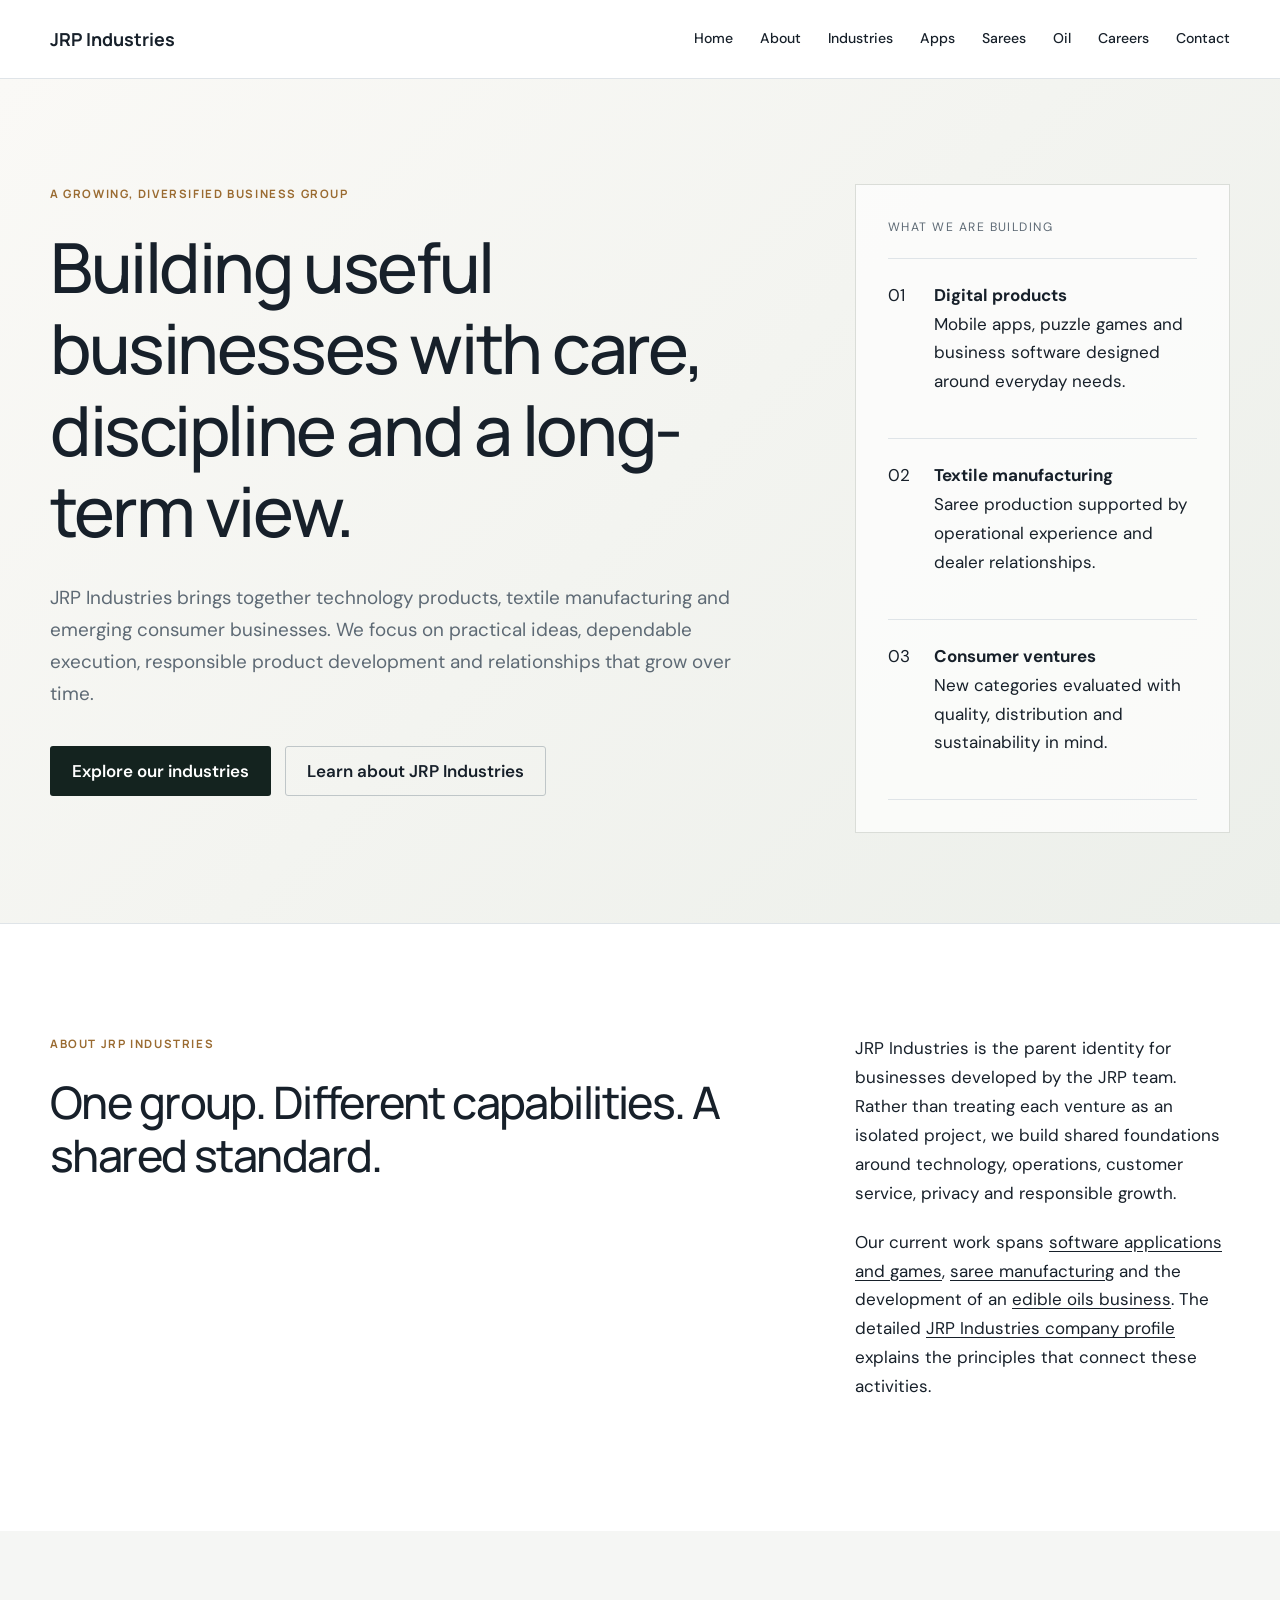
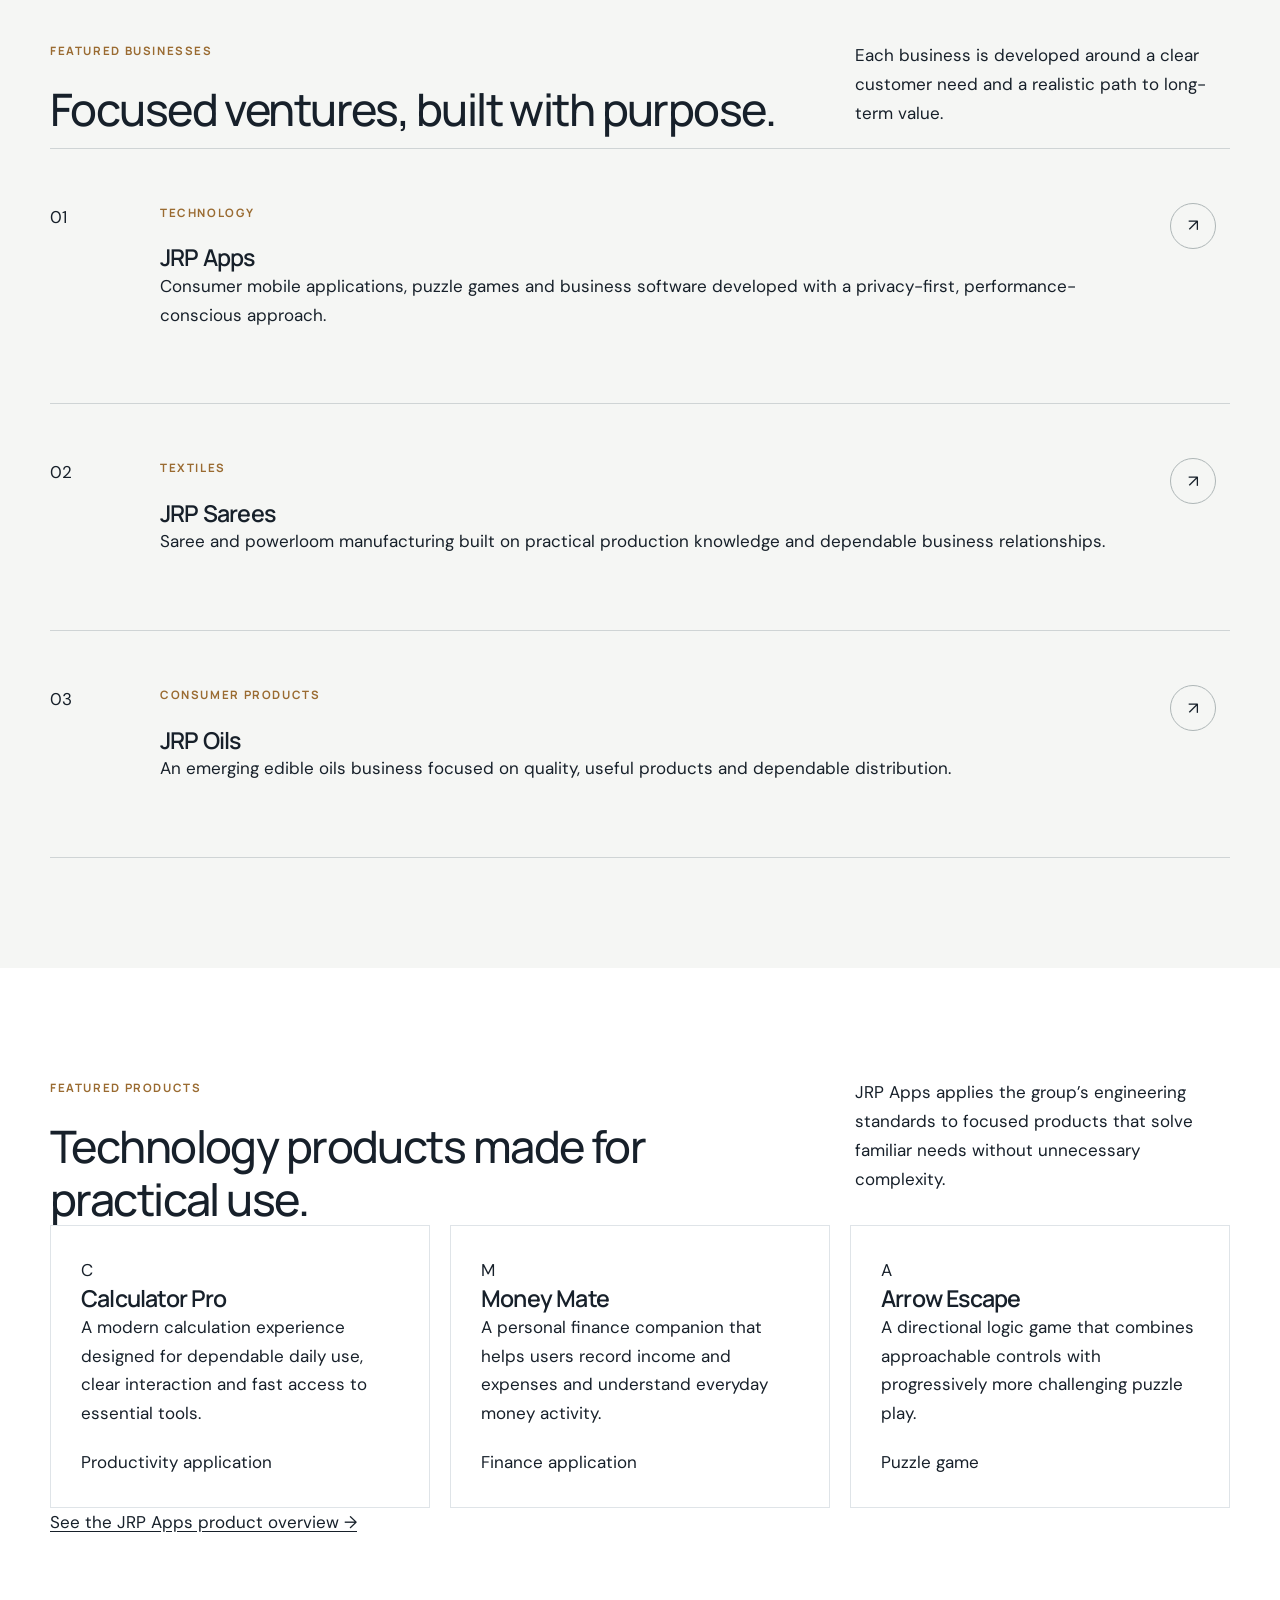
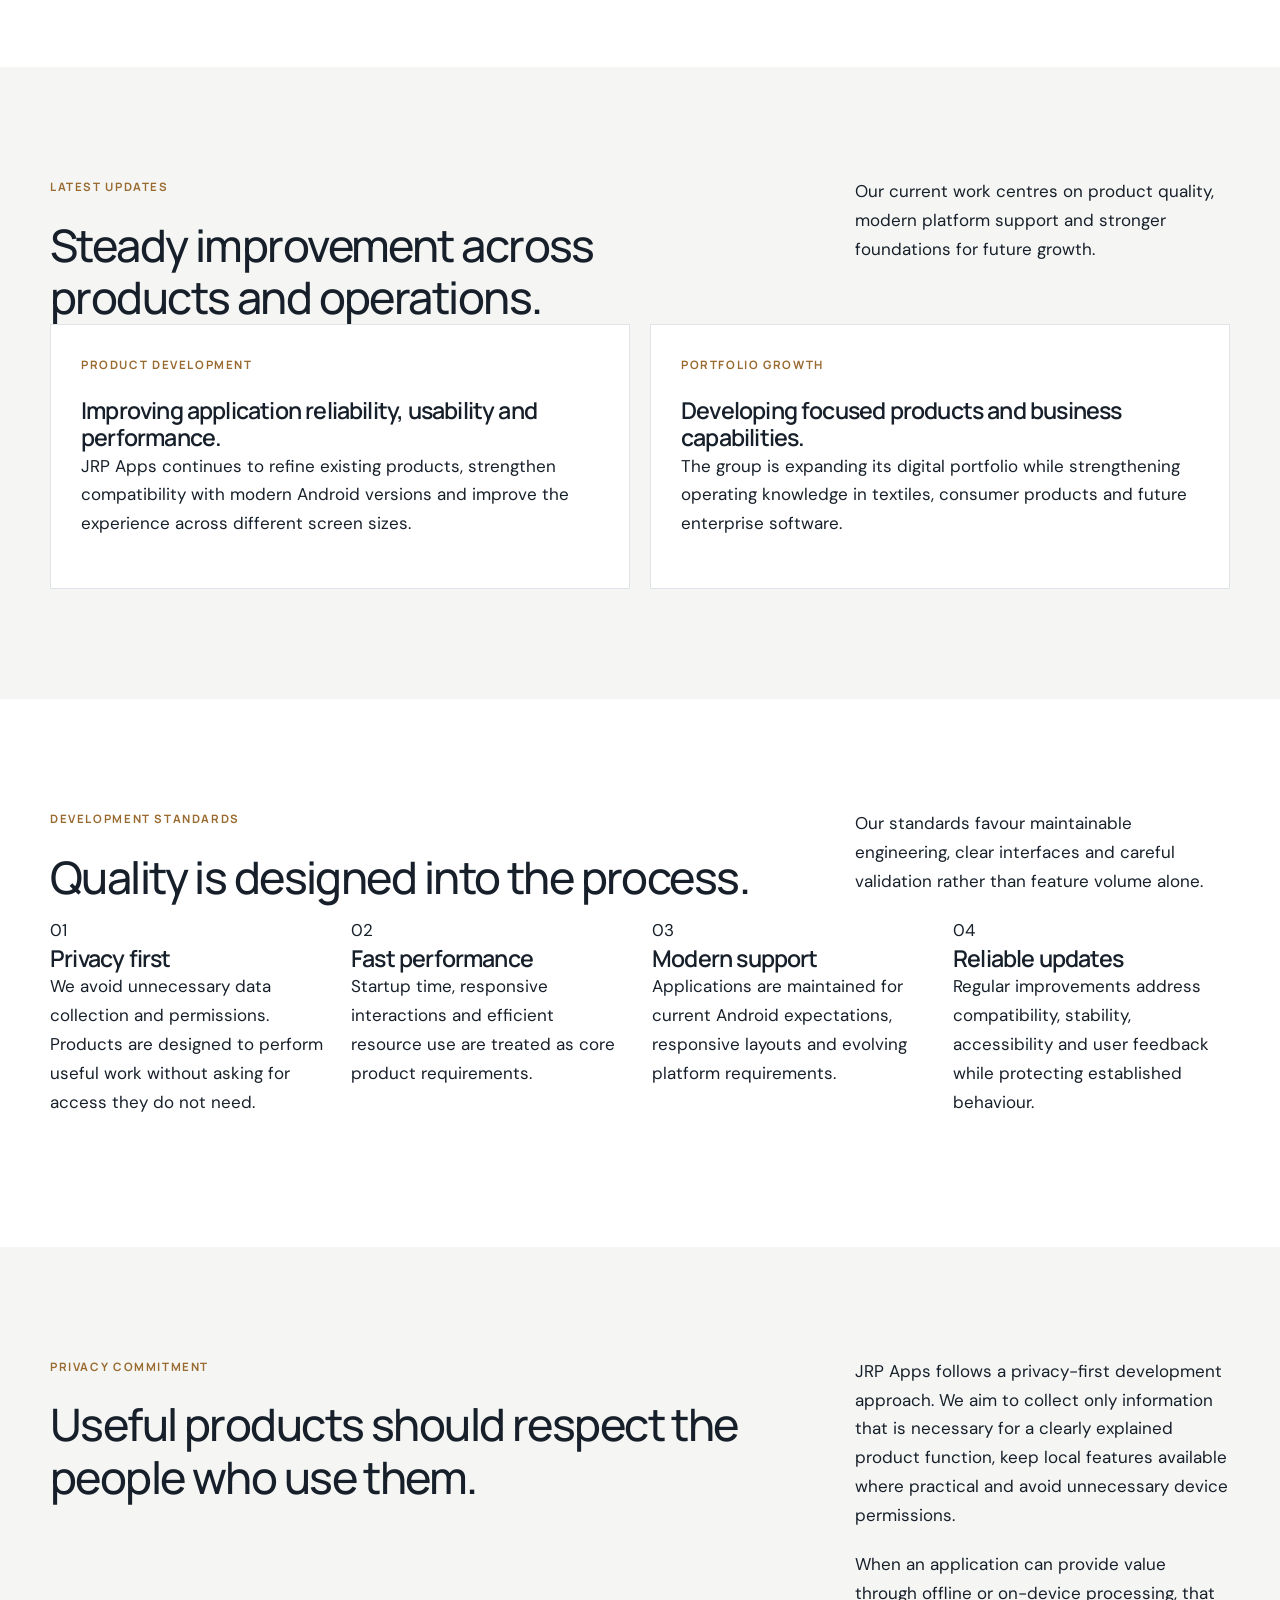
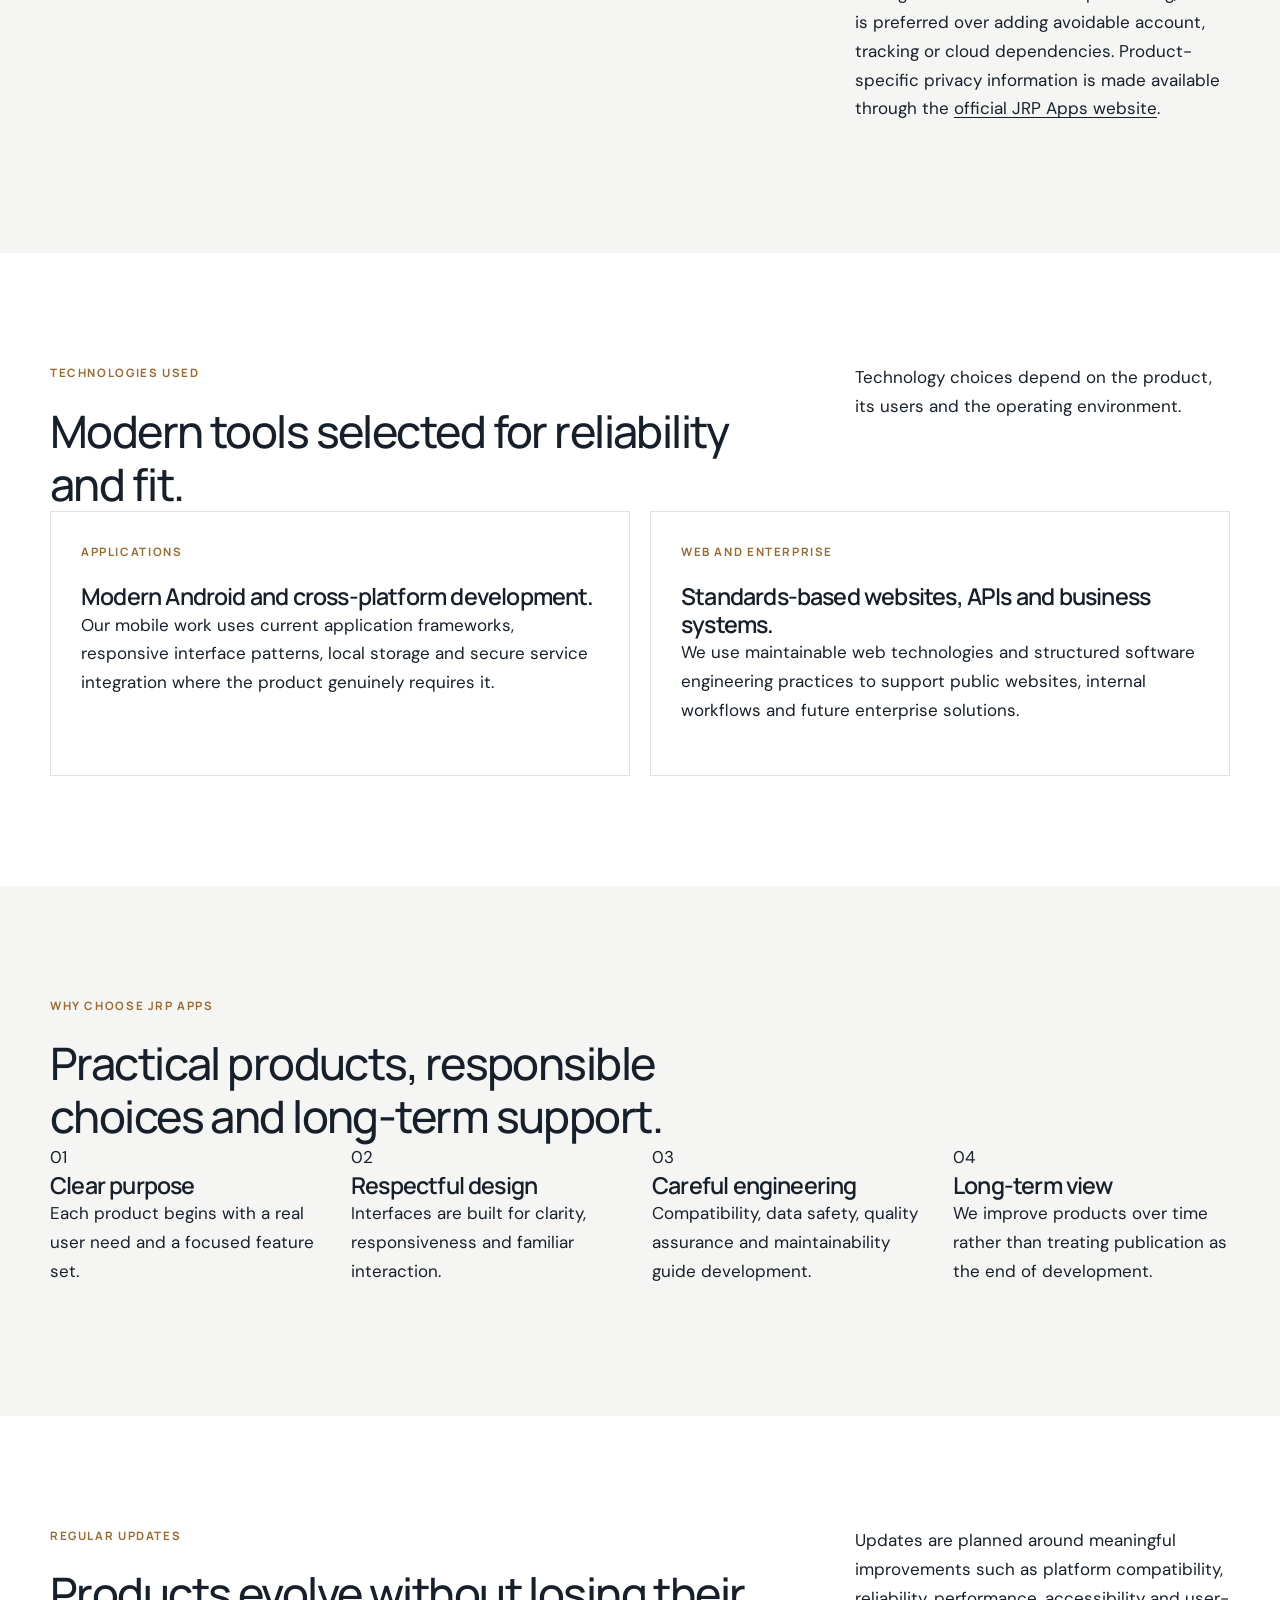
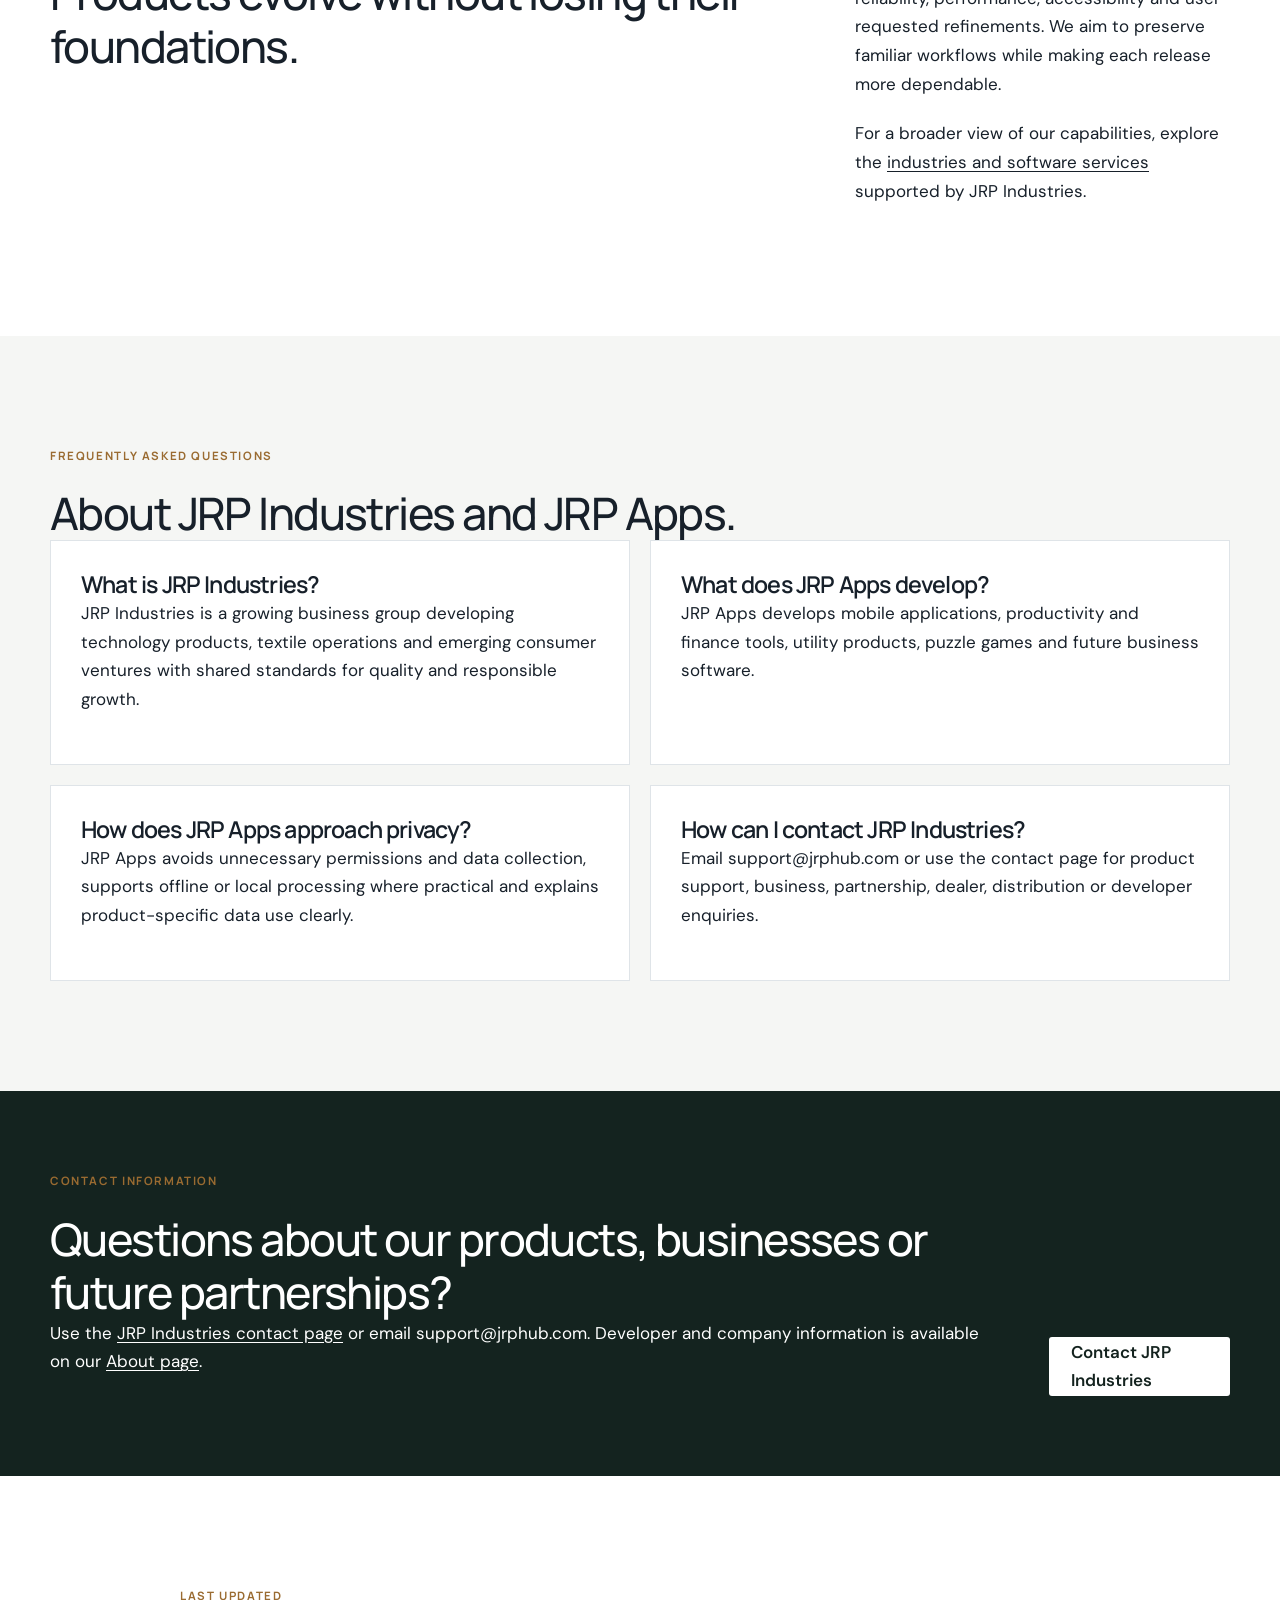
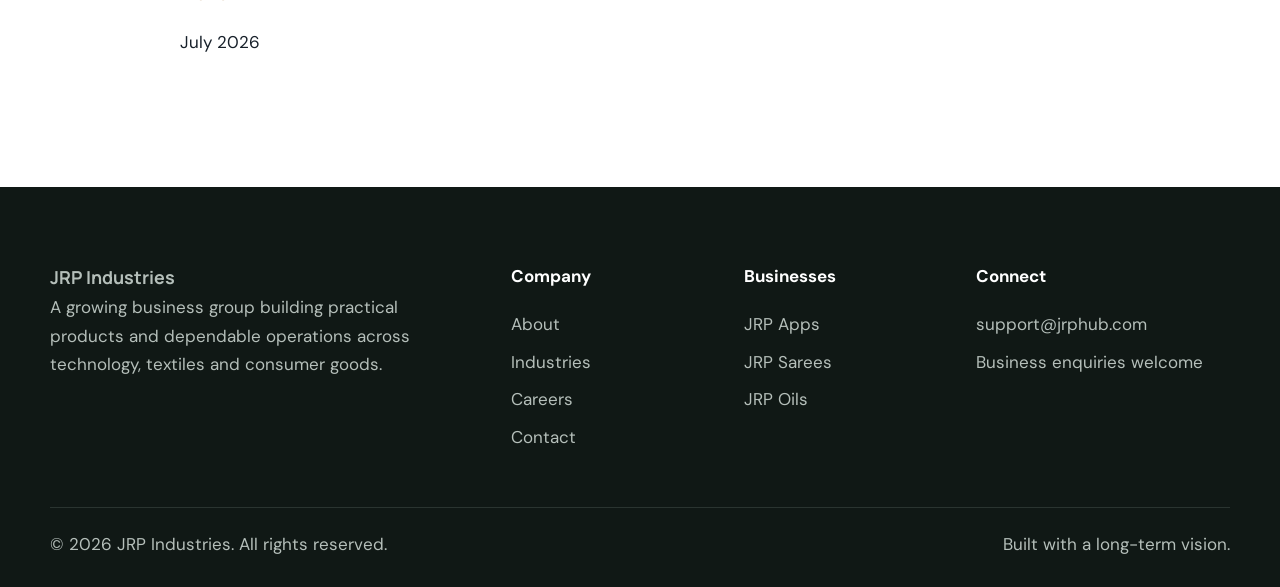
<file: index.html>
<!doctype html><html lang="en"><head><meta charset="utf-8"><meta name="viewport" content="width=device-width,initial-scale=1"><title>JRP Industries | Technology, Software and Consumer Businesses</title><meta name="description" content="JRP Industries develops mobile apps, software products, textile operations and emerging consumer ventures with a privacy-first, quality-focused approach."><meta name="robots" content="index, follow, max-image-preview:large"><meta name="author" content="JRP Industries"><meta name="theme-color" content="#14231f"><link rel="canonical" href="https://jrphub.com/"><meta property="og:title" content="JRP Industries | Technology, Software and Consumer Businesses"><meta property="og:description" content="JRP Industries develops mobile apps, software products, textile operations and emerging consumer ventures with a privacy-first, quality-focused approach."><meta property="og:type" content="website"><meta property="og:url" content="https://jrphub.com/"><meta property="og:site_name" content="JRP Industries"><meta property="og:locale" content="en_IN"><meta property="og:image" content="https://jrphub.com/assets/images/jrp-industries-social.jpg"><meta property="og:image:secure_url" content="https://jrphub.com/assets/images/jrp-industries-social.jpg"><meta property="og:image:type" content="image/jpeg"><meta property="og:image:width" content="1200"><meta property="og:image:height" content="630"><meta property="og:image:alt" content="JRP Industries – Technology, textiles and consumer businesses"><meta name="twitter:card" content="summary_large_image"><meta name="twitter:title" content="JRP Industries | Technology, Software and Consumer Businesses"><meta name="twitter:description" content="JRP Industries develops mobile apps, software products, textile operations and emerging consumer ventures with a privacy-first, quality-focused approach."><meta name="twitter:image" content="https://jrphub.com/assets/images/jrp-industries-social.jpg"><meta name="twitter:image:alt" content="JRP Industries – Technology, textiles and consumer businesses"><link rel="icon" href="/favicon.svg" type="image/svg+xml"><link rel="apple-touch-icon" href="/apple-touch-icon.png"><link rel="manifest" href="/site.webmanifest"><link rel="preconnect" href="https://fonts.googleapis.com"><link rel="preconnect" href="https://fonts.gstatic.com" crossorigin><link href="https://fonts.googleapis.com/css2?family=DM+Sans:wght@400;500;600&family=Manrope:wght@500;600;700&display=swap" rel="stylesheet"><link rel="stylesheet" href="/css/style.css"><script>document.documentElement.classList.add('js')</script><script defer src="/js/main.js"></script><script type="application/ld+json">{"@context":"https://schema.org","@type":"Organization","@id":"https://jrphub.com/#organization","name":"JRP Industries","url":"https://jrphub.com/","logo":{"@type":"ImageObject","url":"https://jrphub.com/assets/icons/icon-512.png","width":512,"height":512},"description":"JRP Industries is a growing business group developing technology products, textile operations and emerging consumer ventures.","email":"support@jrphub.com","contactPoint":{"@type":"ContactPoint","contactType":"customer support and business enquiries","email":"support@jrphub.com","url":"https://jrphub.com/contact.html","availableLanguage":["English"]},"department":[{"@type":"Organization","name":"JRP Apps","url":"https://apps.jrphub.com/"},{"@type":"Organization","name":"JRP Sarees","url":"https://sarees.jrphub.com/"},{"@type":"Organization","name":"JRP Oils","url":"https://oil.jrphub.com/"}],"knowsAbout":["Mobile applications","Android development","Software engineering","Productivity applications","Finance applications","Utility applications","Puzzle games","Textile manufacturing","Consumer products"]}</script><script type="application/ld+json">{"@context":"https://schema.org","@type":"WebSite","@id":"https://jrphub.com/#website","url":"https://jrphub.com/","name":"JRP Industries","publisher":{"@id":"https://jrphub.com/#organization"},"inLanguage":"en-IN"}</script><script type="application/ld+json">{"@context":"https://schema.org","@type":"FAQPage","mainEntity":[{"@type":"Question","name":"What is JRP Industries?","acceptedAnswer":{"@type":"Answer","text":"JRP Industries is a growing business group developing technology products, textile operations and emerging consumer ventures with shared standards for quality and responsible growth."}},{"@type":"Question","name":"What does JRP Apps develop?","acceptedAnswer":{"@type":"Answer","text":"JRP Apps develops mobile applications, productivity and finance tools, utility products, puzzle games and future business software."}},{"@type":"Question","name":"How does JRP Apps approach privacy?","acceptedAnswer":{"@type":"Answer","text":"JRP Apps avoids unnecessary permissions and data collection, supports offline or local processing where practical and explains product-specific data use clearly."}},{"@type":"Question","name":"How can I contact JRP Industries?","acceptedAnswer":{"@type":"Answer","text":"Email support@jrphub.com or use the contact page for product support, business, partnership, dealer, distribution or developer enquiries."}}]}</script></head><body><a class="skip-link" href="#main-content">Skip to main content</a><header class="site-header"><div class="shell nav-wrap"><a class="wordmark" href="/">JRP Industries</a><button class="nav-toggle" aria-label="Open navigation" aria-expanded="false" aria-controls="primary-navigation"><span aria-hidden="true"></span><span aria-hidden="true"></span></button><nav id="primary-navigation" class="nav-menu" aria-label="Primary navigation"><a href="/">Home</a><a href="/about.html">About</a><a href="/industries.html">Industries</a><a href="https://apps.jrphub.com/">Apps</a><a href="https://sarees.jrphub.com/">Sarees</a><a href="https://oil.jrphub.com/">Oil</a><a href="/careers.html">Careers</a><a class="nav-contact" href="/contact.html">Contact</a></nav></div></header><main id="main-content"><section class="hero"><div class="shell hero-layout"><div class="hero-copy reveal"><p class="kicker">A growing, diversified business group</p><h1>Building useful businesses with care, discipline and a long-term view.</h1><p class="lead">JRP Industries brings together technology products, textile manufacturing and emerging consumer businesses. We focus on practical ideas, dependable execution, responsible product development and relationships that grow over time.</p><div class="actions"><a class="button primary" href="/industries.html">Explore our industries</a><a class="button quiet" href="/about.html">Learn about JRP Industries</a></div></div><div class="hero-panel reveal"><div class="panel-label">What we are building</div><div class="panel-item"><span>01</span><div><strong>Digital products</strong><p>Mobile apps, puzzle games and business software designed around everyday needs.</p></div></div><div class="panel-item"><span>02</span><div><strong>Textile manufacturing</strong><p>Saree production supported by operational experience and dealer relationships.</p></div></div><div class="panel-item"><span>03</span><div><strong>Consumer ventures</strong><p>New categories evaluated with quality, distribution and sustainability in mind.</p></div></div></div></div></section><section class="intro"><div class="shell two-col"><div><p class="kicker">About JRP Industries</p><h2>One group. Different capabilities. A shared standard.</h2></div><div><p>JRP Industries is the parent identity for businesses developed by the JRP team. Rather than treating each venture as an isolated project, we build shared foundations around technology, operations, customer service, privacy and responsible growth.</p><p>Our current work spans <a class="inline-link" href="/apps.html">software applications and games</a>, <a class="inline-link" href="https://sarees.jrphub.com/">saree manufacturing</a> and the development of an <a class="inline-link" href="https://oil.jrphub.com/">edible oils business</a>. The detailed <a class="inline-link" href="/about.html">JRP Industries company profile</a> explains the principles that connect these activities.</p></div></div></section><section class="businesses"><div class="shell"><div class="section-head"><div><p class="kicker">Featured businesses</p><h2>Focused ventures, built with purpose.</h2></div><p>Each business is developed around a clear customer need and a realistic path to long-term value.</p></div><div class="business-list"><article class="business-row reveal"><div class="business-number">01</div><div><p class="business-type">Technology</p><h3>JRP Apps</h3><p>Consumer mobile applications, puzzle games and business software developed with a privacy-first, performance-conscious approach.</p></div><a class="round-link" href="https://apps.jrphub.com/" aria-label="Explore the JRP Apps website"><span aria-hidden="true">↗</span></a></article><article class="business-row reveal"><div class="business-number">02</div><div><p class="business-type">Textiles</p><h3>JRP Sarees</h3><p>Saree and powerloom manufacturing built on practical production knowledge and dependable business relationships.</p></div><a class="round-link" href="https://sarees.jrphub.com/" aria-label="Explore the JRP Sarees website"><span aria-hidden="true">↗</span></a></article><article class="business-row reveal"><div class="business-number">03</div><div><p class="business-type">Consumer products</p><h3>JRP Oils</h3><p>An emerging edible oils business focused on quality, useful products and dependable distribution.</p></div><a class="round-link" href="https://oil.jrphub.com/" aria-label="Explore the JRP Oils website"><span aria-hidden="true">↗</span></a></article></div></div></section><section class="content-section"><div class="shell"><div class="section-head"><div><p class="kicker">Featured products</p><h2>Technology products made for practical use.</h2></div><p>JRP Apps applies the group’s engineering standards to focused products that solve familiar needs without unnecessary complexity.</p></div><div class="app-grid"><article class="reveal"><span class="app-mark">C</span><h3>Calculator Pro</h3><p>A modern calculation experience designed for dependable daily use, clear interaction and fast access to essential tools.</p><span class="status">Productivity application</span></article><article class="reveal"><span class="app-mark">M</span><h3>Money Mate</h3><p>A personal finance companion that helps users record income and expenses and understand everyday money activity.</p><span class="status">Finance application</span></article><article class="reveal"><span class="app-mark">A</span><h3>Arrow Escape</h3><p>A directional logic game that combines approachable controls with progressively more challenging puzzle play.</p><span class="status">Puzzle game</span></article></div><p><a class="text-link" href="/apps.html">See the JRP Apps product overview <span aria-hidden="true">→</span></a></p></div></section><section class="soft-section"><div class="shell"><div class="section-head"><div><p class="kicker">Latest updates</p><h2>Steady improvement across products and operations.</h2></div><p>Our current work centres on product quality, modern platform support and stronger foundations for future growth.</p></div><div class="vision-grid"><article><p class="small-label">Product development</p><h3>Improving application reliability, usability and performance.</h3><p>JRP Apps continues to refine existing products, strengthen compatibility with modern Android versions and improve the experience across different screen sizes.</p></article><article><p class="small-label">Portfolio growth</p><h3>Developing focused products and business capabilities.</h3><p>The group is expanding its digital portfolio while strengthening operating knowledge in textiles, consumer products and future enterprise software.</p></article></div></div></section><section class="content-section"><div class="shell"><div class="section-head"><div><p class="kicker">Development standards</p><h2>Quality is designed into the process.</h2></div><p>Our standards favour maintainable engineering, clear interfaces and careful validation rather than feature volume alone.</p></div><div class="principles"><article><span>01</span><h3>Privacy first</h3><p>We avoid unnecessary data collection and permissions. Products are designed to perform useful work without asking for access they do not need.</p></article><article><span>02</span><h3>Fast performance</h3><p>Startup time, responsive interactions and efficient resource use are treated as core product requirements.</p></article><article><span>03</span><h3>Modern support</h3><p>Applications are maintained for current Android expectations, responsive layouts and evolving platform requirements.</p></article><article><span>04</span><h3>Reliable updates</h3><p>Regular improvements address compatibility, stability, accessibility and user feedback while protecting established behaviour.</p></article></div></div></section><section class="soft-section"><div class="shell two-col"><div><p class="kicker">Privacy commitment</p><h2>Useful products should respect the people who use them.</h2></div><div><p>JRP Apps follows a privacy-first development approach. We aim to collect only information that is necessary for a clearly explained product function, keep local features available where practical and avoid unnecessary device permissions.</p><p>When an application can provide value through offline or on-device processing, that is preferred over adding avoidable account, tracking or cloud dependencies. Product-specific privacy information is made available through the <a class="inline-link" href="https://apps.jrphub.com/">official JRP Apps website</a>.</p></div></div></section><section class="content-section"><div class="shell"><div class="section-head"><div><p class="kicker">Technologies used</p><h2>Modern tools selected for reliability and fit.</h2></div><p>Technology choices depend on the product, its users and the operating environment.</p></div><div class="vision-grid"><article><p class="small-label">Applications</p><h3>Modern Android and cross-platform development.</h3><p>Our mobile work uses current application frameworks, responsive interface patterns, local storage and secure service integration where the product genuinely requires it.</p></article><article><p class="small-label">Web and enterprise</p><h3>Standards-based websites, APIs and business systems.</h3><p>We use maintainable web technologies and structured software engineering practices to support public websites, internal workflows and future enterprise solutions.</p></article></div></div></section><section class="approach"><div class="shell"><div class="section-head"><div><p class="kicker">Why choose JRP Apps</p><h2>Practical products, responsible choices and long-term support.</h2></div></div><div class="principles"><article><span>01</span><h3>Clear purpose</h3><p>Each product begins with a real user need and a focused feature set.</p></article><article><span>02</span><h3>Respectful design</h3><p>Interfaces are built for clarity, responsiveness and familiar interaction.</p></article><article><span>03</span><h3>Careful engineering</h3><p>Compatibility, data safety, quality assurance and maintainability guide development.</p></article><article><span>04</span><h3>Long-term view</h3><p>We improve products over time rather than treating publication as the end of development.</p></article></div></div></section><section class="content-section"><div class="shell two-col"><div><p class="kicker">Regular updates</p><h2>Products evolve without losing their foundations.</h2></div><div><p>Updates are planned around meaningful improvements such as platform compatibility, reliability, performance, accessibility and user-requested refinements. We aim to preserve familiar workflows while making each release more dependable.</p><p>For a broader view of our capabilities, explore the <a class="inline-link" href="/industries.html">industries and software services</a> supported by JRP Industries.</p></div></div></section><section class="soft-section"><div class="shell"><div class="section-head"><div><p class="kicker">Frequently asked questions</p><h2>About JRP Industries and JRP Apps.</h2></div></div><div class="vision-grid"><article><h3>What is JRP Industries?</h3><p>JRP Industries is a growing business group developing technology products, textile operations and emerging consumer ventures with shared standards for quality and responsible growth.</p></article><article><h3>What does JRP Apps develop?</h3><p>JRP Apps develops mobile applications, productivity and finance tools, utility products, puzzle games and future business software.</p></article><article><h3>How does JRP Apps approach privacy?</h3><p>JRP Apps avoids unnecessary permissions and data collection, supports offline or local processing where practical and explains product-specific data use clearly.</p></article><article><h3>How can I contact JRP Industries?</h3><p>Email support@jrphub.com or use the contact page for product support, business, partnership, dealer, distribution or developer enquiries.</p></article></div></div></section><section class="cta"><div class="shell cta-inner"><div><p class="kicker light">Contact information</p><h2>Questions about our products, businesses or future partnerships?</h2><p>Use the <a class="inline-link" href="/contact.html">JRP Industries contact page</a> or email support@jrphub.com. Developer and company information is available on our <a class="inline-link" href="/about.html">About page</a>.</p></div><a class="button light-button" href="/contact.html">Contact JRP Industries</a></div></section><section class="content-section"><div class="shell narrow"><p class="small-label">Last updated</p><p>July 2026</p></div></section></main><footer class="site-footer"><div class="shell footer-grid"><div><a class="wordmark footer-wordmark" href="/">JRP Industries</a><p>A growing business group building practical products and dependable operations across technology, textiles and consumer goods.</p></div><div><p class="footer-heading">Company</p><a href="/about.html">About</a><a href="/industries.html">Industries</a><a href="/careers.html">Careers</a><a href="/contact.html">Contact</a></div><div><p class="footer-heading">Businesses</p><a href="https://apps.jrphub.com/">JRP Apps</a><a href="https://sarees.jrphub.com/">JRP Sarees</a><a href="https://oil.jrphub.com/">JRP Oils</a></div><div><p class="footer-heading">Connect</p><a href="mailto:support@jrphub.com">support@jrphub.com</a><span>Business enquiries welcome</span></div></div><div class="shell footer-bottom"><span>© 2026 JRP Industries. All rights reserved.</span><span>Built with a long-term vision.</span></div></footer></body></html>
</file>
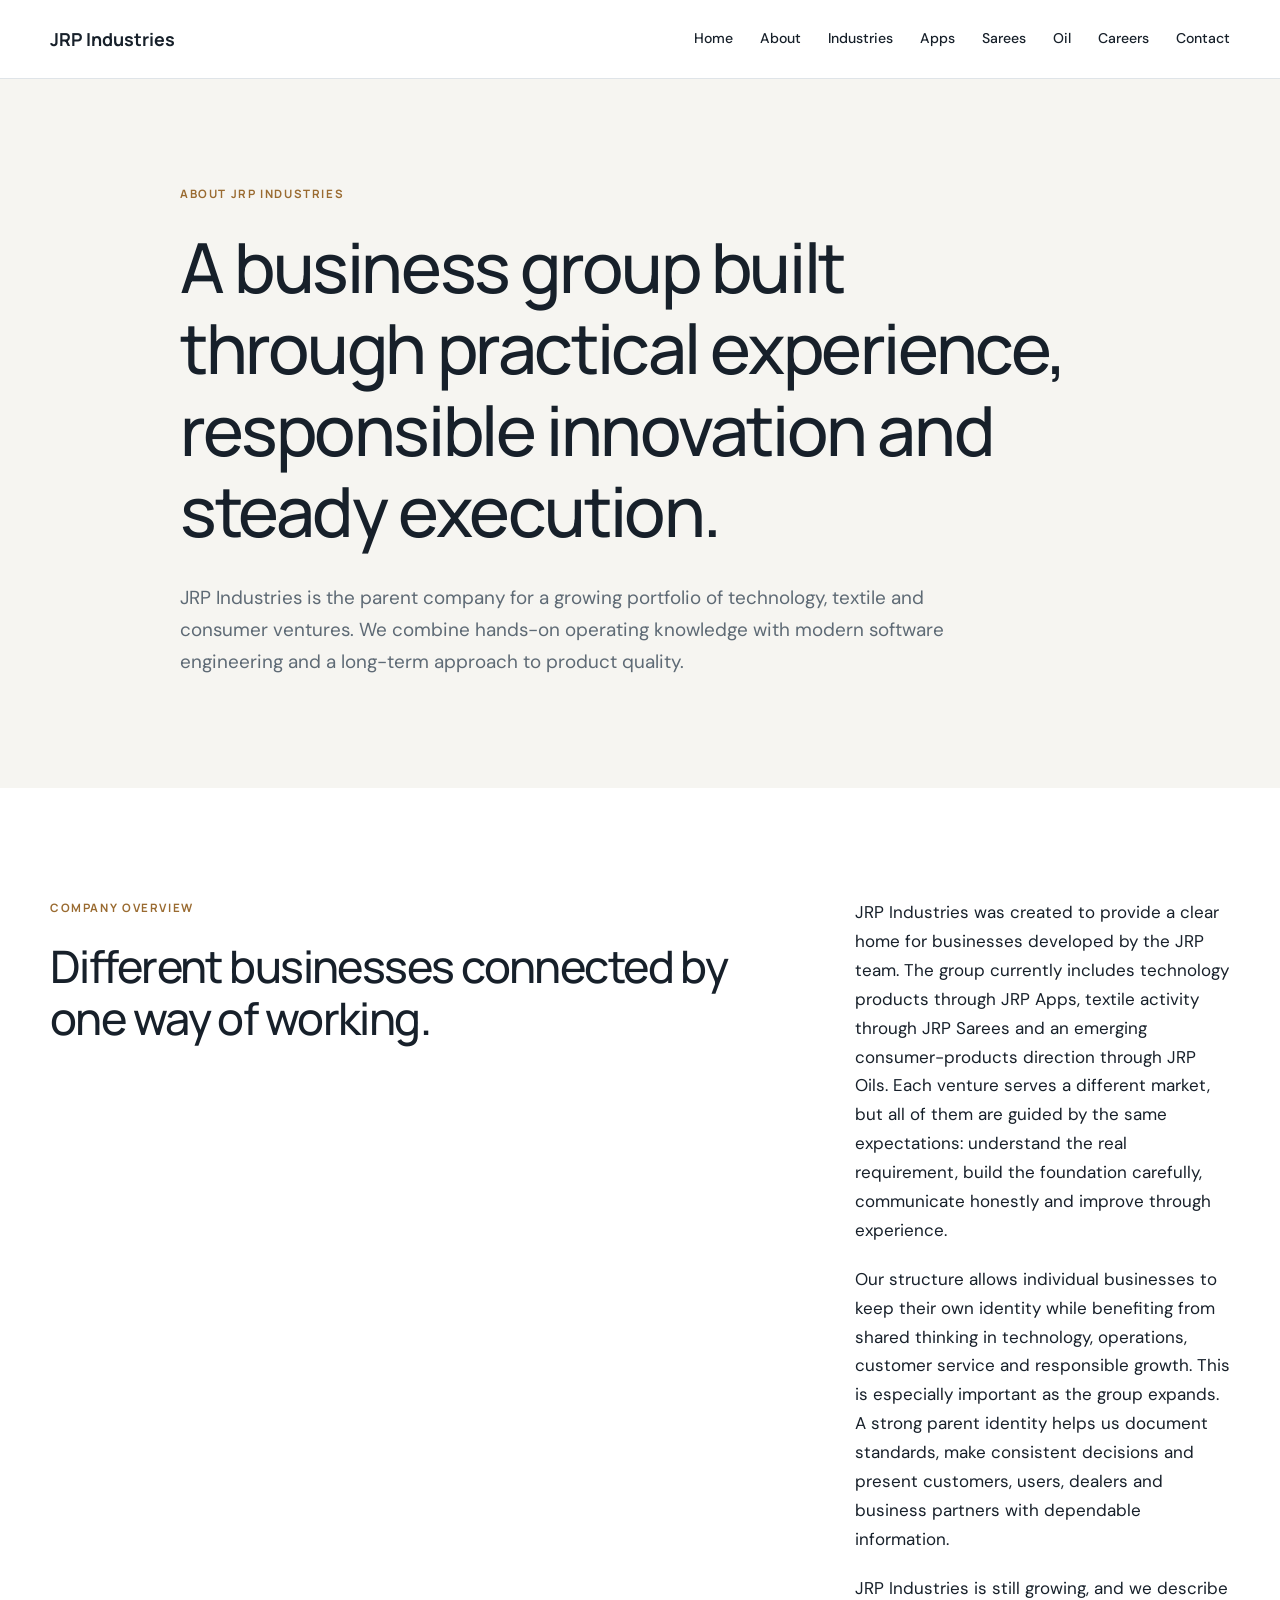
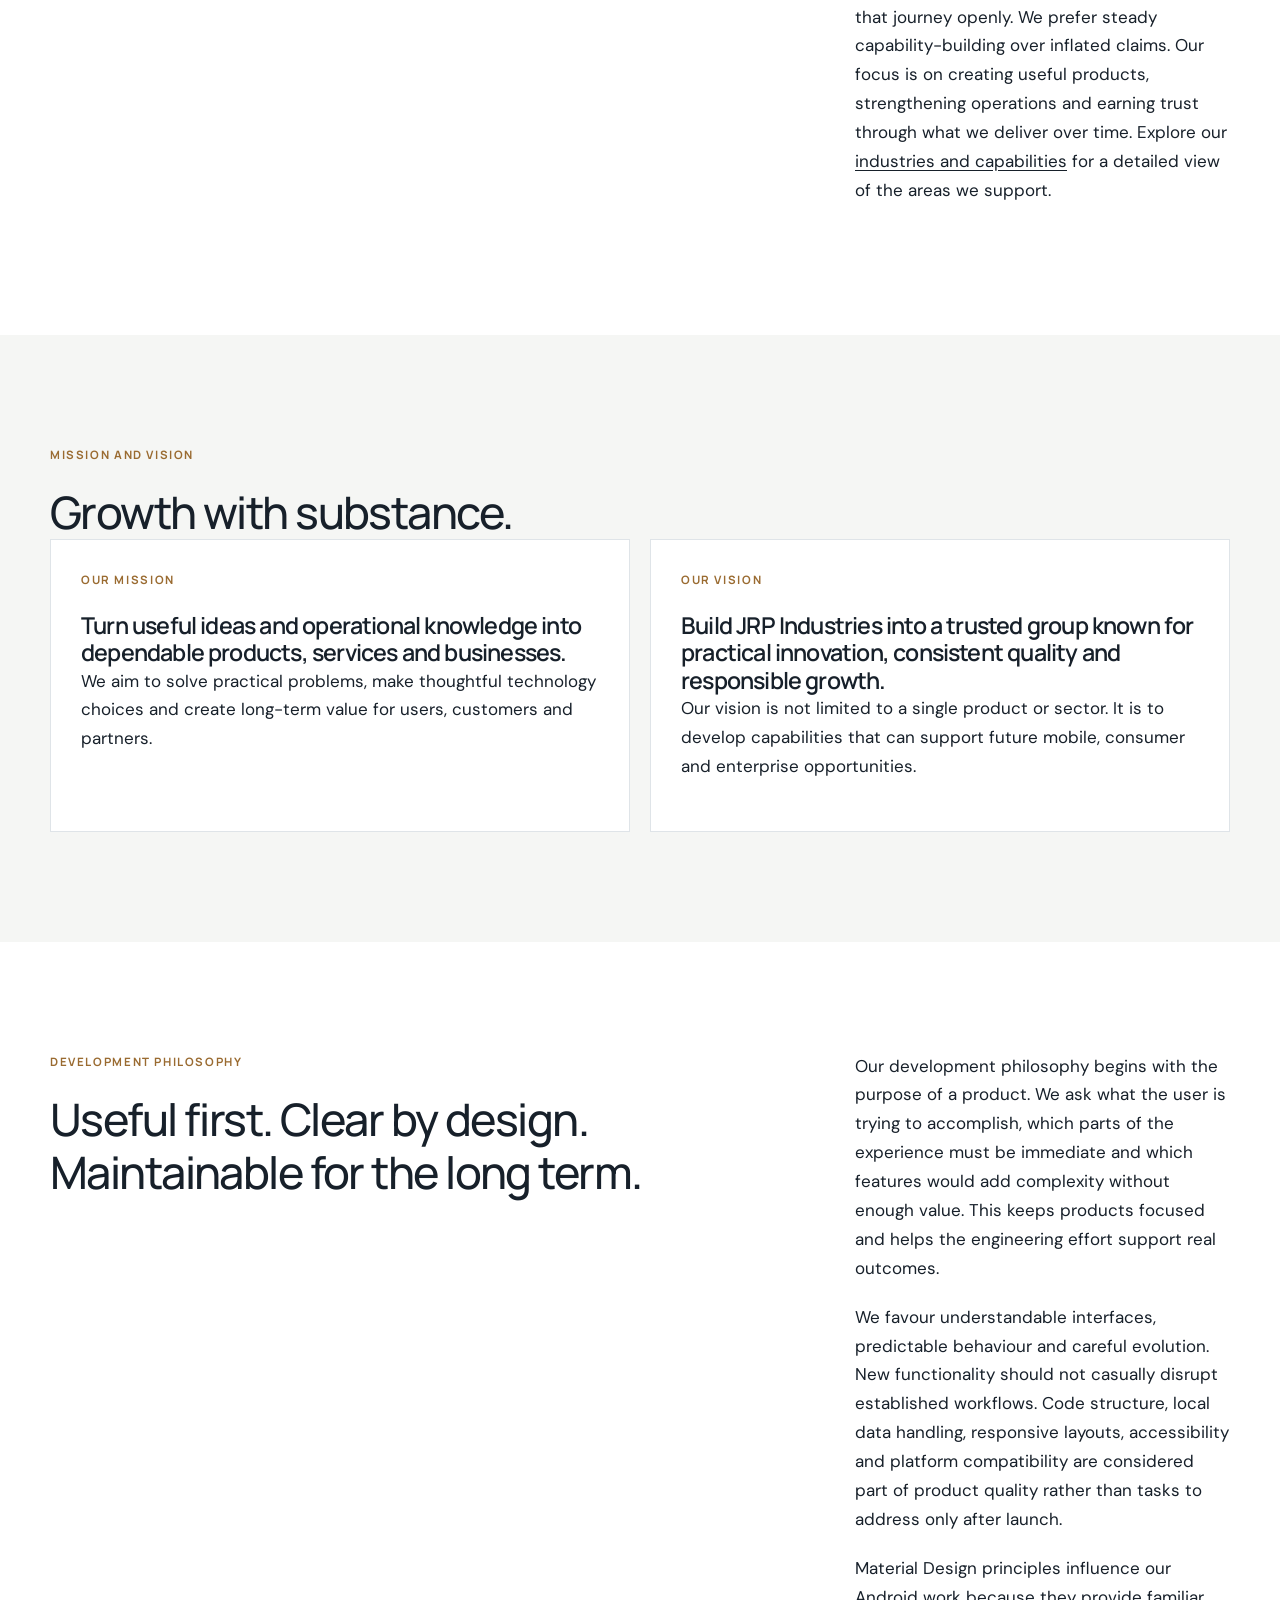
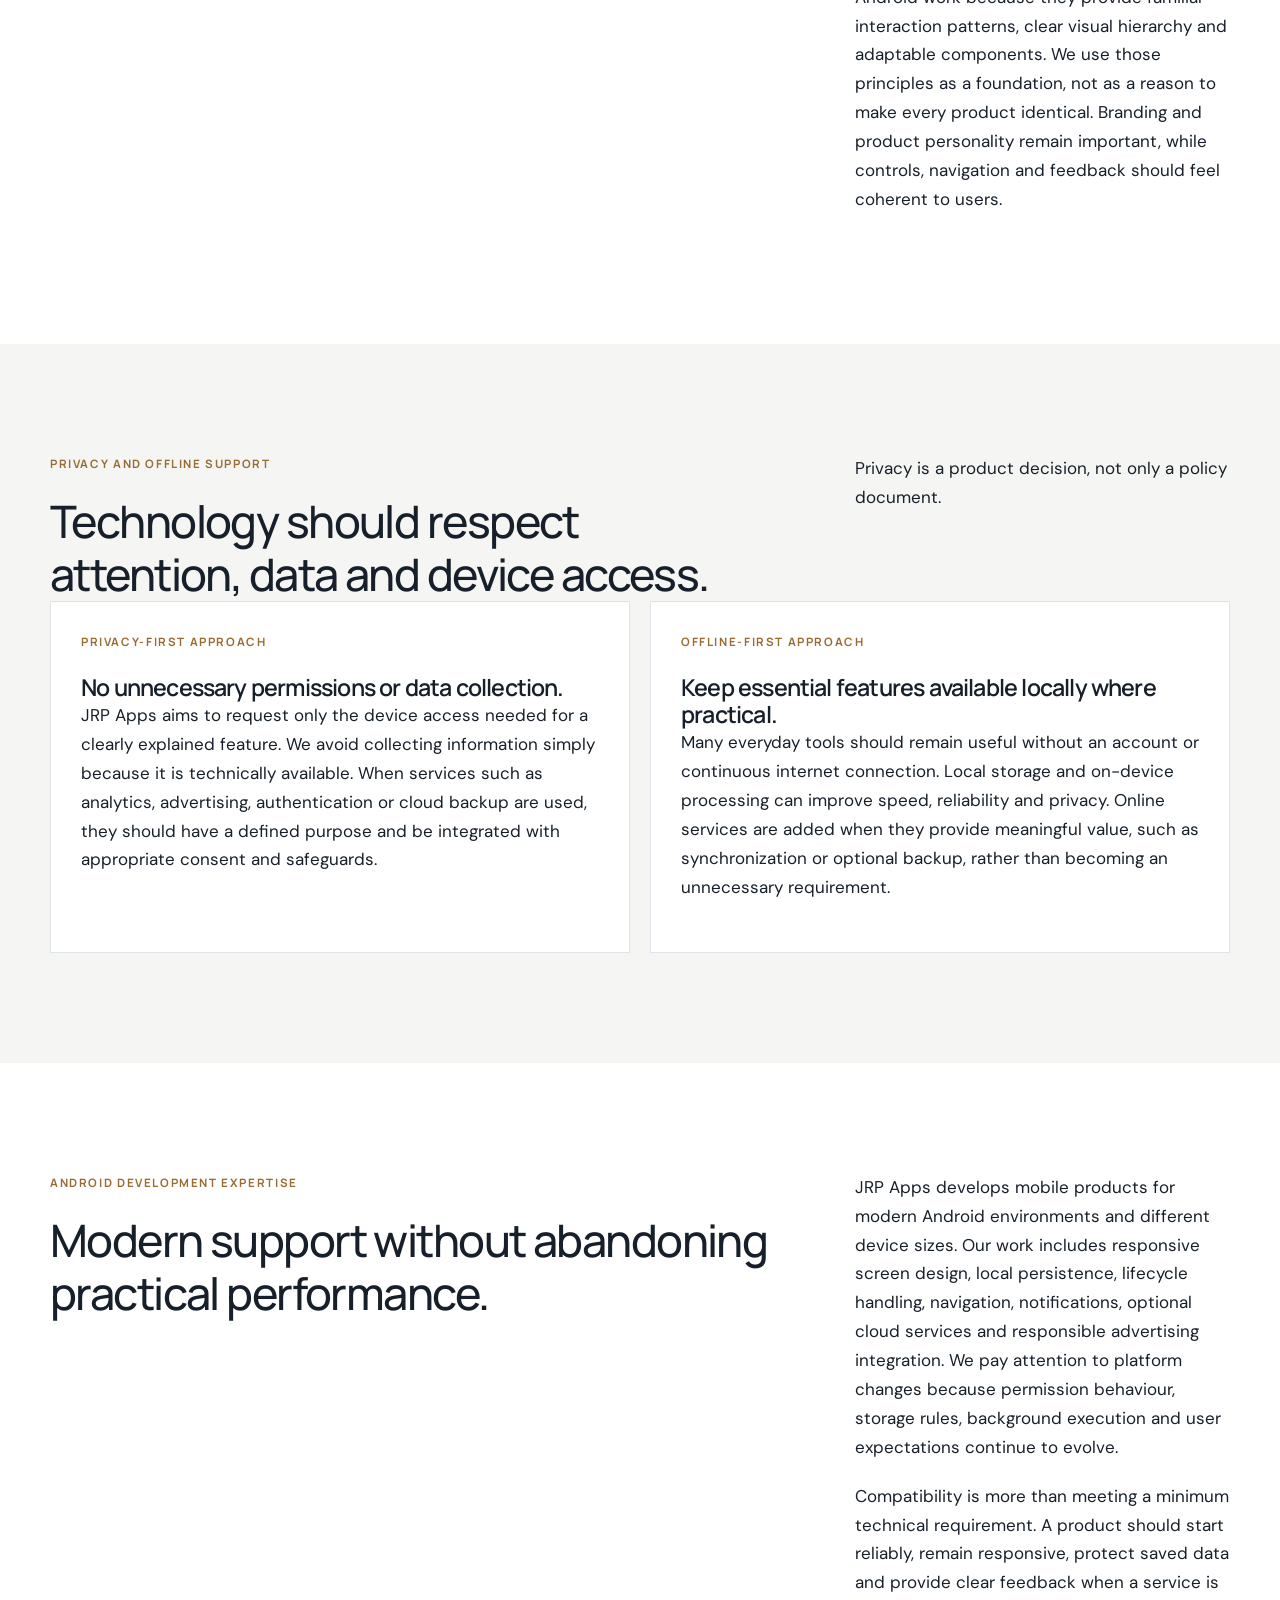
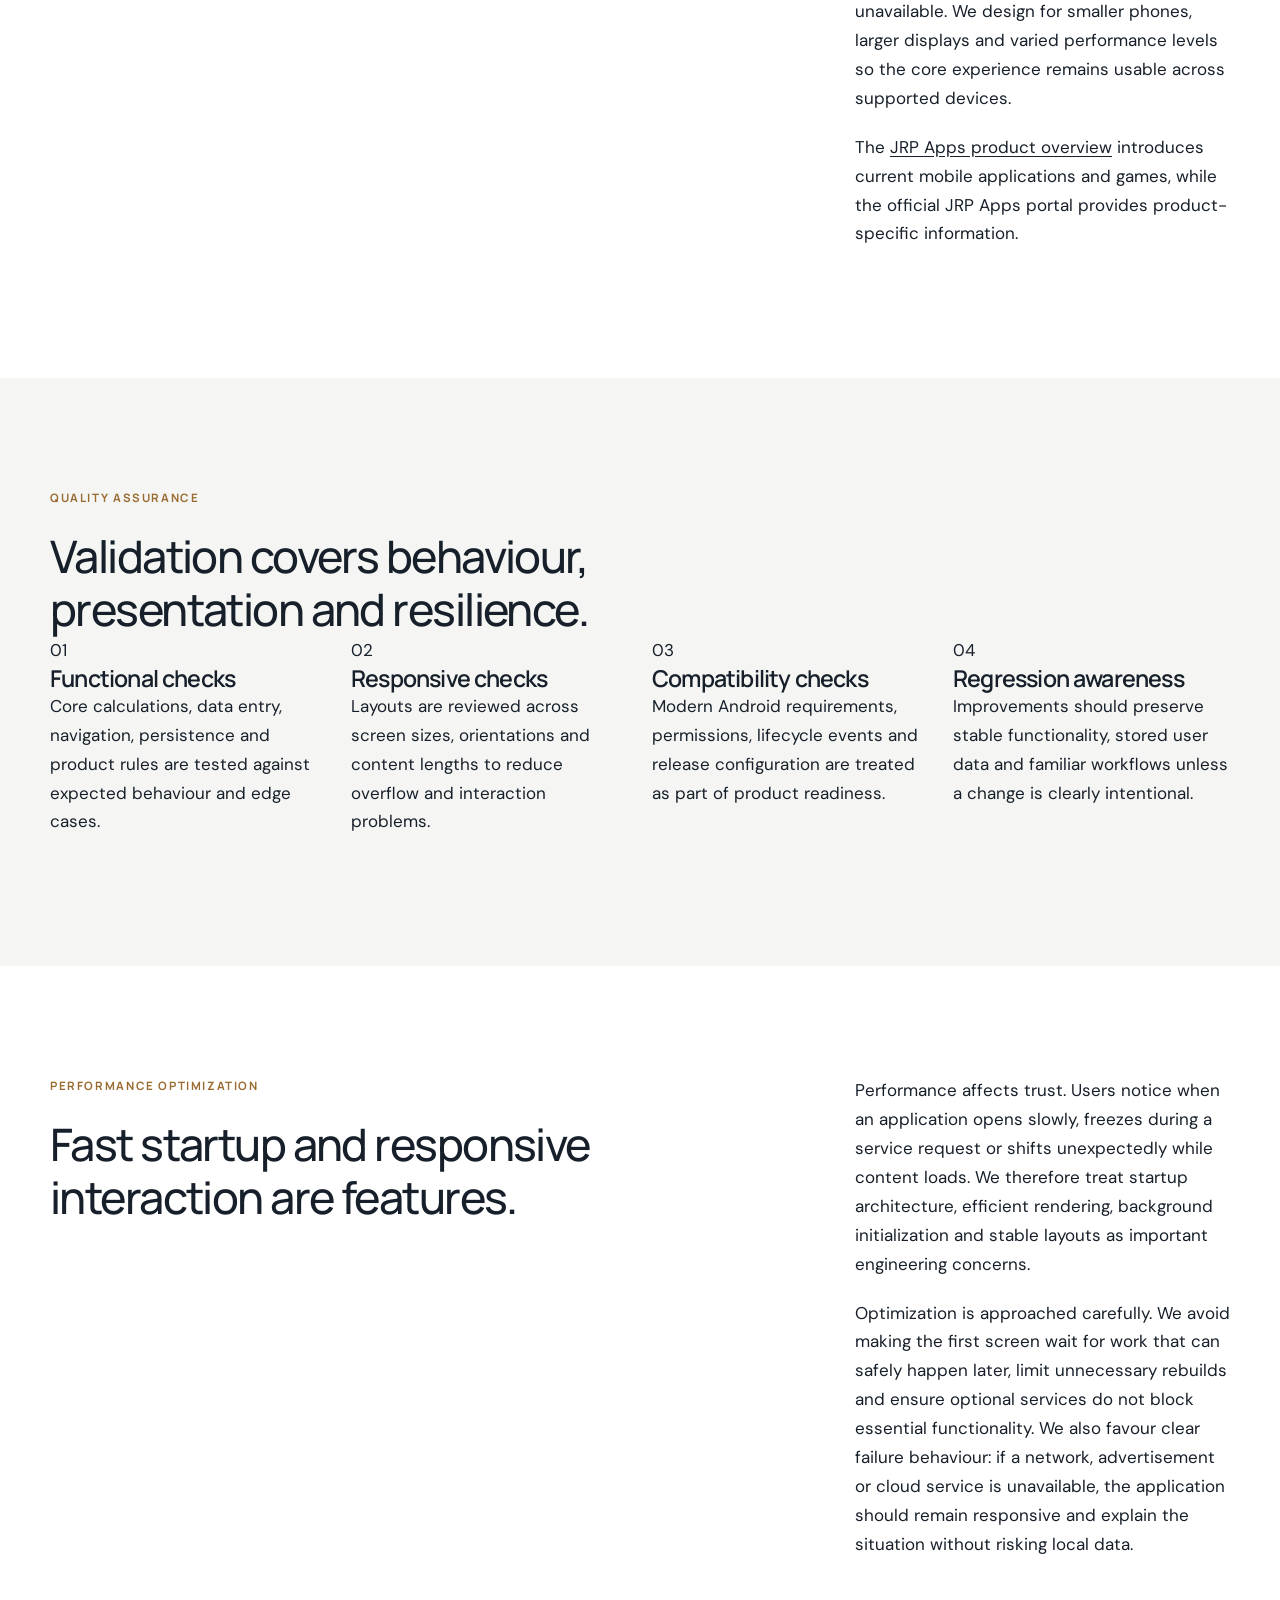
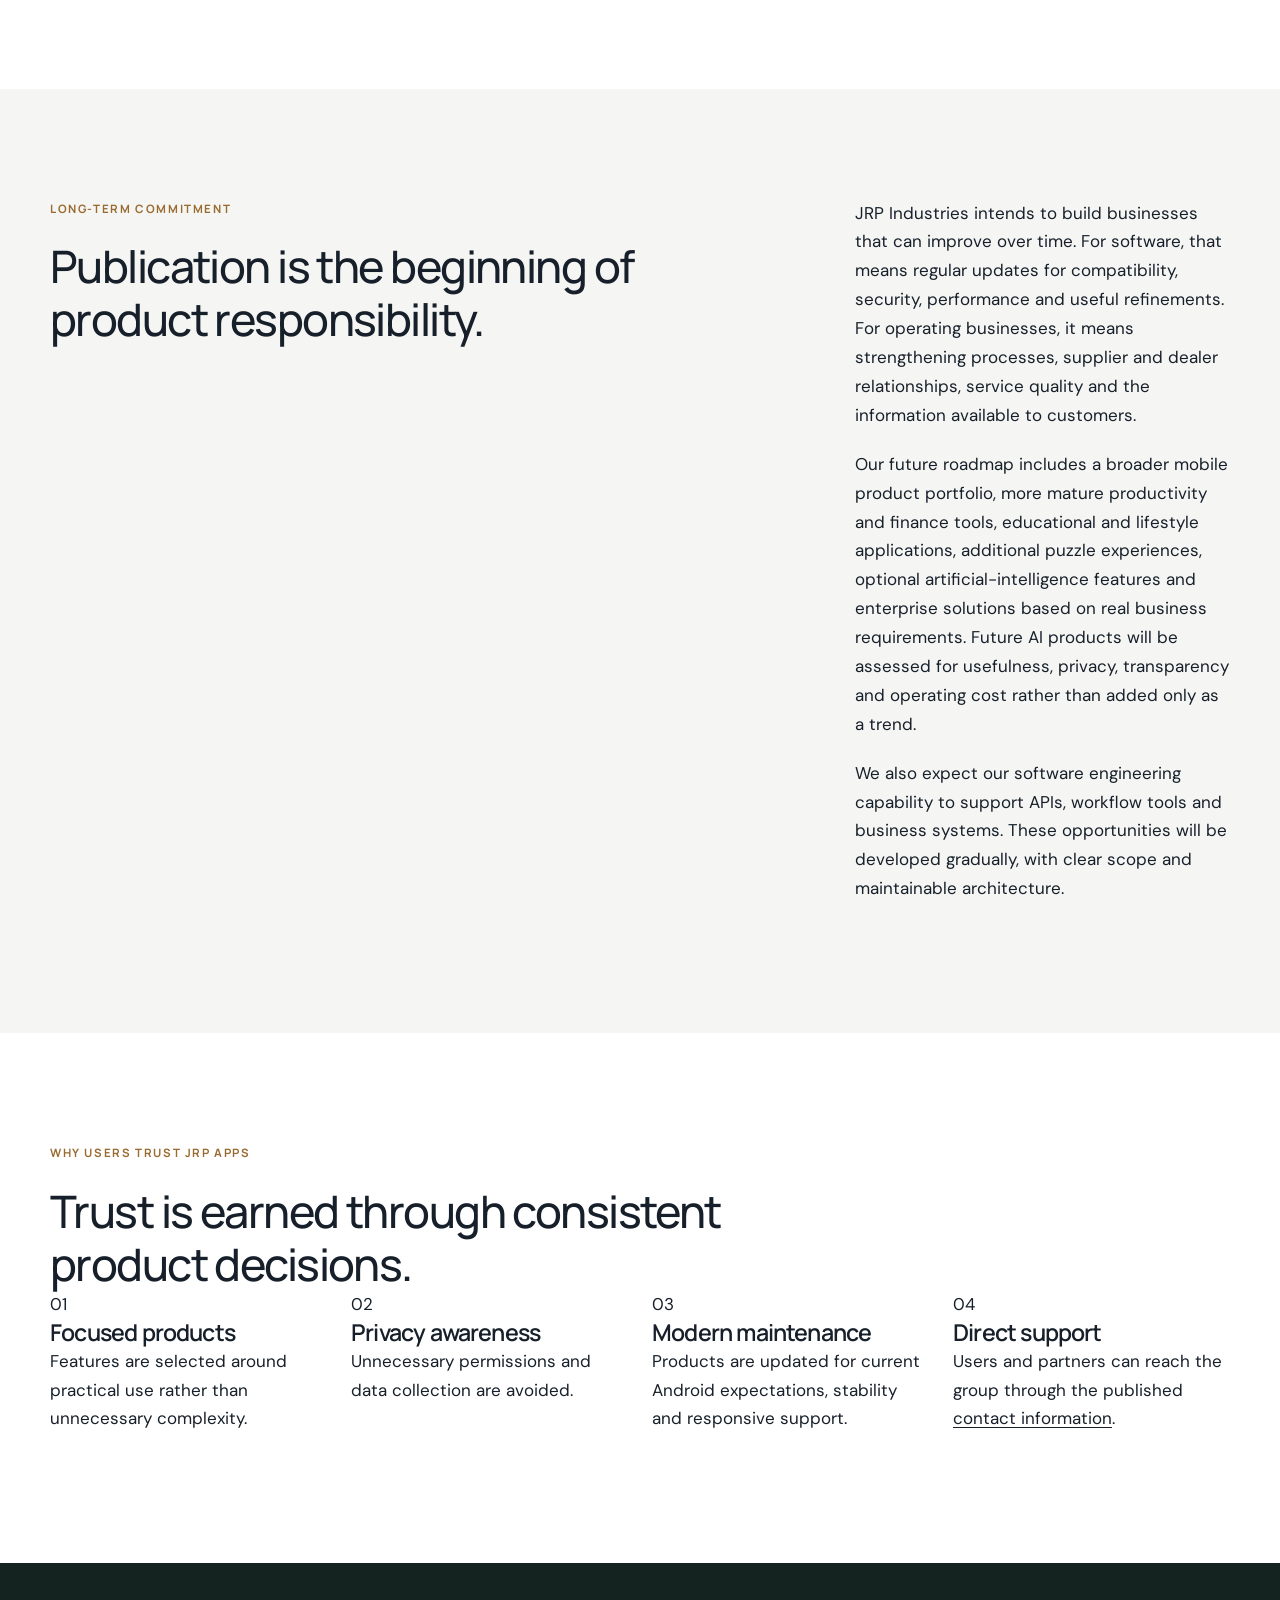
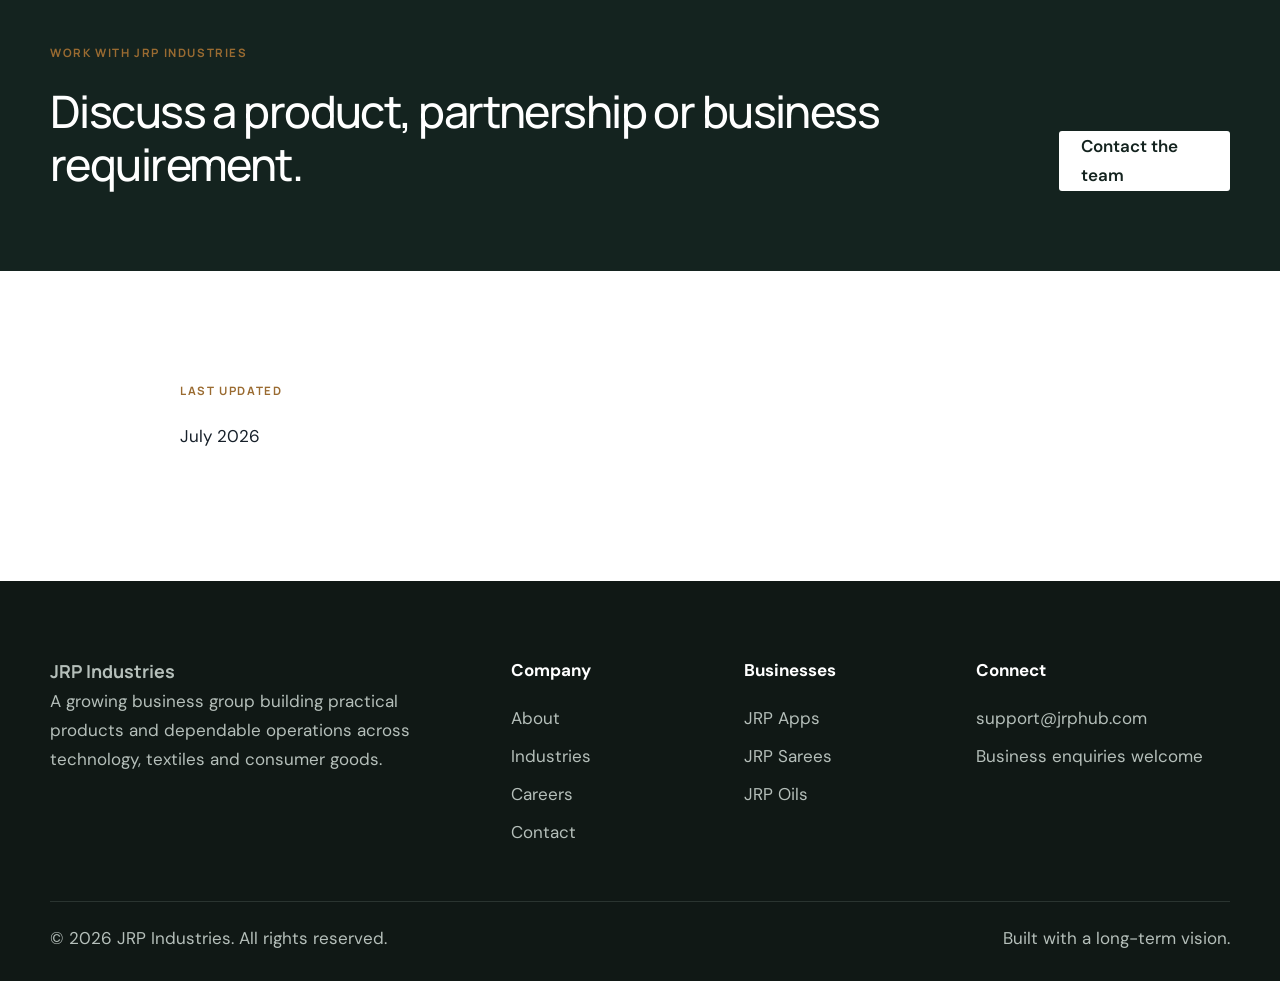
<file: about.html>
<!doctype html><html lang="en"><head><meta charset="utf-8"><meta name="viewport" content="width=device-width,initial-scale=1"><title>About JRP Industries | Mission, Standards and Direction</title><meta name="description" content="Learn about JRP Industries, JRP Apps, our privacy-first development philosophy, Android expertise, quality standards and long-term business direction."><meta name="robots" content="index, follow, max-image-preview:large"><meta name="author" content="JRP Industries"><meta name="theme-color" content="#14231f"><link rel="canonical" href="https://jrphub.com/about.html"><meta property="og:title" content="About JRP Industries | Mission, Standards and Direction"><meta property="og:description" content="Learn about JRP Industries, JRP Apps, our privacy-first development philosophy, Android expertise, quality standards and long-term business direction."><meta property="og:type" content="website"><meta property="og:url" content="https://jrphub.com/about.html"><meta property="og:site_name" content="JRP Industries"><meta property="og:locale" content="en_IN"><meta property="og:image" content="https://jrphub.com/assets/images/jrp-industries-social.jpg"><meta property="og:image:secure_url" content="https://jrphub.com/assets/images/jrp-industries-social.jpg"><meta property="og:image:type" content="image/jpeg"><meta property="og:image:width" content="1200"><meta property="og:image:height" content="630"><meta property="og:image:alt" content="JRP Industries – Technology, textiles and consumer businesses"><meta name="twitter:card" content="summary_large_image"><meta name="twitter:title" content="About JRP Industries | Mission, Standards and Direction"><meta name="twitter:description" content="Learn about JRP Industries, JRP Apps, our privacy-first development philosophy, Android expertise, quality standards and long-term business direction."><meta name="twitter:image" content="https://jrphub.com/assets/images/jrp-industries-social.jpg"><meta name="twitter:image:alt" content="JRP Industries – Technology, textiles and consumer businesses"><link rel="icon" href="/favicon.svg" type="image/svg+xml"><link rel="apple-touch-icon" href="/apple-touch-icon.png"><link rel="manifest" href="/site.webmanifest"><link rel="preconnect" href="https://fonts.googleapis.com"><link rel="preconnect" href="https://fonts.gstatic.com" crossorigin><link href="https://fonts.googleapis.com/css2?family=DM+Sans:wght@400;500;600&family=Manrope:wght@500;600;700&display=swap" rel="stylesheet"><link rel="stylesheet" href="/css/style.css"><script>document.documentElement.classList.add('js')</script><script defer src="/js/main.js"></script><script type="application/ld+json">{"@context":"https://schema.org","@type":"AboutPage","@id":"https://jrphub.com/about.html#webpage","url":"https://jrphub.com/about.html","name":"About JRP Industries","isPartOf":{"@id":"https://jrphub.com/#website"},"about":{"@id":"https://jrphub.com/#organization"},"inLanguage":"en-IN"}</script><script type="application/ld+json">{"@context":"https://schema.org","@type":"BreadcrumbList","itemListElement":[{"@type":"ListItem","position":1,"name":"Home","item":"https://jrphub.com/"},{"@type":"ListItem","position":2,"name":"About","item":"https://jrphub.com/about.html"}]}</script></head><body><a class="skip-link" href="#main-content">Skip to main content</a><header class="site-header"><div class="shell nav-wrap"><a class="wordmark" href="/">JRP Industries</a><button class="nav-toggle" aria-label="Open navigation" aria-expanded="false" aria-controls="primary-navigation"><span aria-hidden="true"></span><span aria-hidden="true"></span></button><nav id="primary-navigation" class="nav-menu" aria-label="Primary navigation"><a href="/">Home</a><a href="/about.html">About</a><a href="/industries.html">Industries</a><a href="https://apps.jrphub.com/">Apps</a><a href="https://sarees.jrphub.com/">Sarees</a><a href="https://oil.jrphub.com/">Oil</a><a href="/careers.html">Careers</a><a class="nav-contact" href="/contact.html">Contact</a></nav></div></header><main id="main-content"><section class="page-hero"><div class="shell narrow"><p class="kicker">About JRP Industries</p><h1>A business group built through practical experience, responsible innovation and steady execution.</h1><p class="lead">JRP Industries is the parent company for a growing portfolio of technology, textile and consumer ventures. We combine hands-on operating knowledge with modern software engineering and a long-term approach to product quality.</p></div></section><section class="content-section"><div class="shell two-col"><div><p class="kicker">Company overview</p><h2>Different businesses connected by one way of working.</h2></div><div><p>JRP Industries was created to provide a clear home for businesses developed by the JRP team. The group currently includes technology products through JRP Apps, textile activity through JRP Sarees and an emerging consumer-products direction through JRP Oils. Each venture serves a different market, but all of them are guided by the same expectations: understand the real requirement, build the foundation carefully, communicate honestly and improve through experience.</p><p>Our structure allows individual businesses to keep their own identity while benefiting from shared thinking in technology, operations, customer service and responsible growth. This is especially important as the group expands. A strong parent identity helps us document standards, make consistent decisions and present customers, users, dealers and business partners with dependable information.</p><p>JRP Industries is still growing, and we describe that journey openly. We prefer steady capability-building over inflated claims. Our focus is on creating useful products, strengthening operations and earning trust through what we deliver over time. Explore our <a class="inline-link" href="/industries.html">industries and capabilities</a> for a detailed view of the areas we support.</p></div></div></section><section class="soft-section"><div class="shell"><div class="section-head"><div><p class="kicker">Mission and vision</p><h2>Growth with substance.</h2></div></div><div class="vision-grid"><article><p class="small-label">Our mission</p><h3>Turn useful ideas and operational knowledge into dependable products, services and businesses.</h3><p>We aim to solve practical problems, make thoughtful technology choices and create long-term value for users, customers and partners.</p></article><article><p class="small-label">Our vision</p><h3>Build JRP Industries into a trusted group known for practical innovation, consistent quality and responsible growth.</h3><p>Our vision is not limited to a single product or sector. It is to develop capabilities that can support future mobile, consumer and enterprise opportunities.</p></article></div></div></section><section class="content-section"><div class="shell two-col"><div><p class="kicker">Development philosophy</p><h2>Useful first. Clear by design. Maintainable for the long term.</h2></div><div><p>Our development philosophy begins with the purpose of a product. We ask what the user is trying to accomplish, which parts of the experience must be immediate and which features would add complexity without enough value. This keeps products focused and helps the engineering effort support real outcomes.</p><p>We favour understandable interfaces, predictable behaviour and careful evolution. New functionality should not casually disrupt established workflows. Code structure, local data handling, responsive layouts, accessibility and platform compatibility are considered part of product quality rather than tasks to address only after launch.</p><p>Material Design principles influence our Android work because they provide familiar interaction patterns, clear visual hierarchy and adaptable components. We use those principles as a foundation, not as a reason to make every product identical. Branding and product personality remain important, while controls, navigation and feedback should feel coherent to users.</p></div></div></section><section class="soft-section"><div class="shell"><div class="section-head"><div><p class="kicker">Privacy and offline support</p><h2>Technology should respect attention, data and device access.</h2></div><p>Privacy is a product decision, not only a policy document.</p></div><div class="vision-grid"><article><p class="small-label">Privacy-first approach</p><h3>No unnecessary permissions or data collection.</h3><p>JRP Apps aims to request only the device access needed for a clearly explained feature. We avoid collecting information simply because it is technically available. When services such as analytics, advertising, authentication or cloud backup are used, they should have a defined purpose and be integrated with appropriate consent and safeguards.</p></article><article><p class="small-label">Offline-first approach</p><h3>Keep essential features available locally where practical.</h3><p>Many everyday tools should remain useful without an account or continuous internet connection. Local storage and on-device processing can improve speed, reliability and privacy. Online services are added when they provide meaningful value, such as synchronization or optional backup, rather than becoming an unnecessary requirement.</p></article></div></div></section><section class="content-section"><div class="shell two-col"><div><p class="kicker">Android development expertise</p><h2>Modern support without abandoning practical performance.</h2></div><div><p>JRP Apps develops mobile products for modern Android environments and different device sizes. Our work includes responsive screen design, local persistence, lifecycle handling, navigation, notifications, optional cloud services and responsible advertising integration. We pay attention to platform changes because permission behaviour, storage rules, background execution and user expectations continue to evolve.</p><p>Compatibility is more than meeting a minimum technical requirement. A product should start reliably, remain responsive, protect saved data and provide clear feedback when a service is unavailable. We design for smaller phones, larger displays and varied performance levels so the core experience remains usable across supported devices.</p><p>The <a class="inline-link" href="/apps.html">JRP Apps product overview</a> introduces current mobile applications and games, while the official JRP Apps portal provides product-specific information.</p></div></div></section><section class="soft-section"><div class="shell"><div class="section-head"><div><p class="kicker">Quality assurance</p><h2>Validation covers behaviour, presentation and resilience.</h2></div></div><div class="principles"><article><span>01</span><h3>Functional checks</h3><p>Core calculations, data entry, navigation, persistence and product rules are tested against expected behaviour and edge cases.</p></article><article><span>02</span><h3>Responsive checks</h3><p>Layouts are reviewed across screen sizes, orientations and content lengths to reduce overflow and interaction problems.</p></article><article><span>03</span><h3>Compatibility checks</h3><p>Modern Android requirements, permissions, lifecycle events and release configuration are treated as part of product readiness.</p></article><article><span>04</span><h3>Regression awareness</h3><p>Improvements should preserve stable functionality, stored user data and familiar workflows unless a change is clearly intentional.</p></article></div></div></section><section class="content-section"><div class="shell two-col"><div><p class="kicker">Performance optimization</p><h2>Fast startup and responsive interaction are features.</h2></div><div><p>Performance affects trust. Users notice when an application opens slowly, freezes during a service request or shifts unexpectedly while content loads. We therefore treat startup architecture, efficient rendering, background initialization and stable layouts as important engineering concerns.</p><p>Optimization is approached carefully. We avoid making the first screen wait for work that can safely happen later, limit unnecessary rebuilds and ensure optional services do not block essential functionality. We also favour clear failure behaviour: if a network, advertisement or cloud service is unavailable, the application should remain responsive and explain the situation without risking local data.</p></div></div></section><section class="soft-section"><div class="shell two-col"><div><p class="kicker">Long-term commitment</p><h2>Publication is the beginning of product responsibility.</h2></div><div><p>JRP Industries intends to build businesses that can improve over time. For software, that means regular updates for compatibility, security, performance and useful refinements. For operating businesses, it means strengthening processes, supplier and dealer relationships, service quality and the information available to customers.</p><p>Our future roadmap includes a broader mobile product portfolio, more mature productivity and finance tools, educational and lifestyle applications, additional puzzle experiences, optional artificial-intelligence features and enterprise solutions based on real business requirements. Future AI products will be assessed for usefulness, privacy, transparency and operating cost rather than added only as a trend.</p><p>We also expect our software engineering capability to support APIs, workflow tools and business systems. These opportunities will be developed gradually, with clear scope and maintainable architecture.</p></div></div></section><section class="content-section"><div class="shell"><div class="section-head"><div><p class="kicker">Why users trust JRP Apps</p><h2>Trust is earned through consistent product decisions.</h2></div></div><div class="principles"><article><span>01</span><h3>Focused products</h3><p>Features are selected around practical use rather than unnecessary complexity.</p></article><article><span>02</span><h3>Privacy awareness</h3><p>Unnecessary permissions and data collection are avoided.</p></article><article><span>03</span><h3>Modern maintenance</h3><p>Products are updated for current Android expectations, stability and responsive support.</p></article><article><span>04</span><h3>Direct support</h3><p>Users and partners can reach the group through the published <a class="inline-link" href="/contact.html">contact information</a>.</p></article></div></div></section><section class="cta"><div class="shell cta-inner"><div><p class="kicker light">Work with JRP Industries</p><h2>Discuss a product, partnership or business requirement.</h2></div><a class="button light-button" href="/contact.html">Contact the team</a></div></section><section class="content-section"><div class="shell narrow"><p class="small-label">Last updated</p><p>July 2026</p></div></section></main><footer class="site-footer"><div class="shell footer-grid"><div><a class="wordmark footer-wordmark" href="/">JRP Industries</a><p>A growing business group building practical products and dependable operations across technology, textiles and consumer goods.</p></div><div><p class="footer-heading">Company</p><a href="/about.html">About</a><a href="/industries.html">Industries</a><a href="/careers.html">Careers</a><a href="/contact.html">Contact</a></div><div><p class="footer-heading">Businesses</p><a href="https://apps.jrphub.com/">JRP Apps</a><a href="https://sarees.jrphub.com/">JRP Sarees</a><a href="https://oil.jrphub.com/">JRP Oils</a></div><div><p class="footer-heading">Connect</p><a href="mailto:support@jrphub.com">support@jrphub.com</a><span>Business enquiries welcome</span></div></div><div class="shell footer-bottom"><span>© 2026 JRP Industries. All rights reserved.</span><span>Built with a long-term vision.</span></div></footer></body></html>
</file>
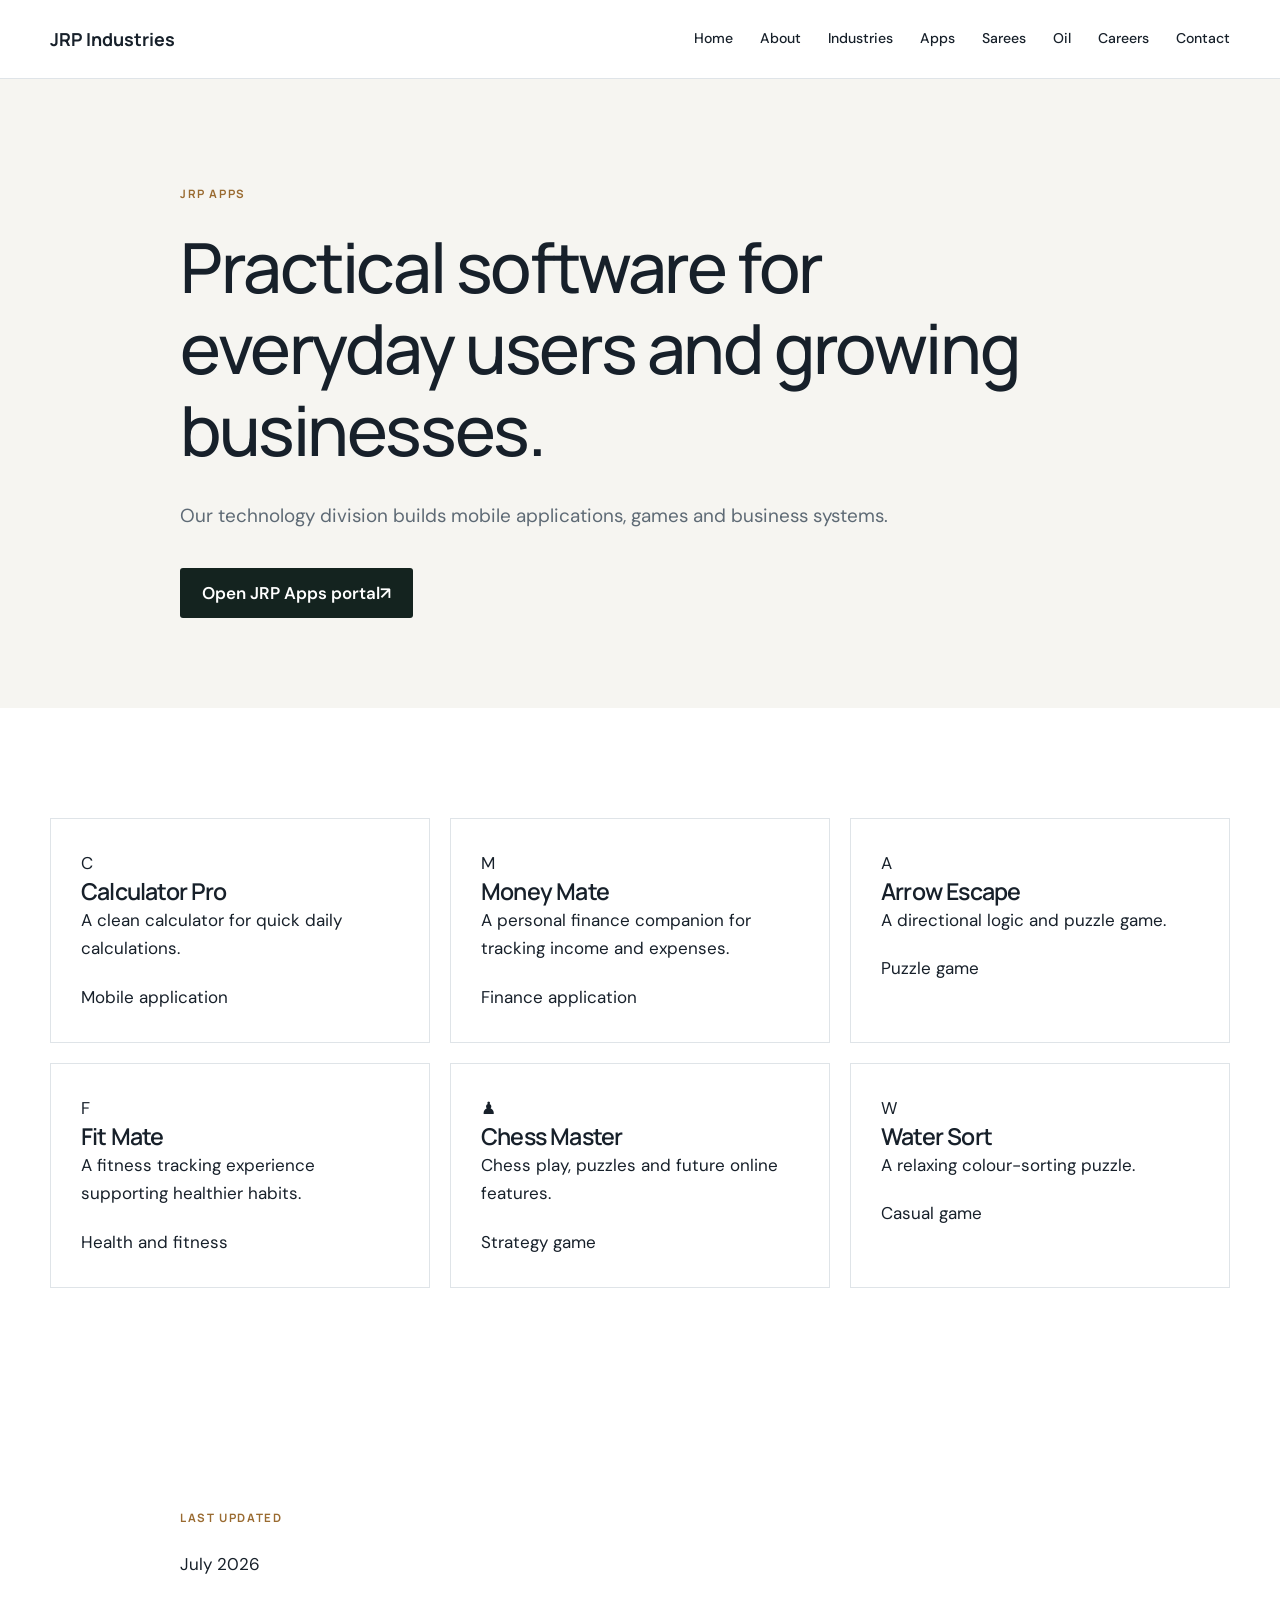
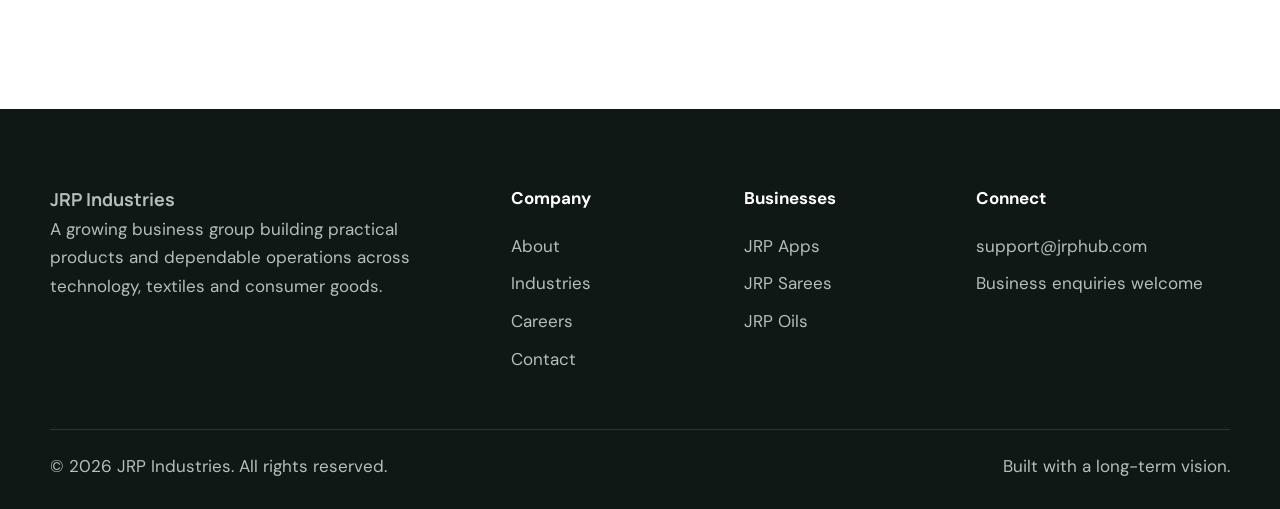
<file: apps.html>
<!doctype html><html lang="en"><head><meta charset="utf-8"><meta name="viewport" content="width=device-width,initial-scale=1"><title>JRP Apps | Mobile Applications, Utilities and Puzzle Games</title><meta name="description" content="Discover JRP Apps products including productivity and finance tools, utility applications, fitness products and puzzle games for modern Android devices."><meta name="robots" content="index, follow, max-image-preview:large"><meta name="author" content="JRP Industries"><meta name="theme-color" content="#14231f"><link rel="canonical" href="https://jrphub.com/apps.html"><meta property="og:title" content="JRP Apps | Mobile Applications, Utilities and Puzzle Games"><meta property="og:description" content="Discover JRP Apps products including productivity and finance tools, utility applications, fitness products and puzzle games for modern Android devices."><meta property="og:type" content="website"><meta property="og:url" content="https://jrphub.com/apps.html"><meta property="og:site_name" content="JRP Industries"><meta property="og:locale" content="en_IN"><meta property="og:image" content="https://jrphub.com/assets/images/jrp-industries-social.jpg"><meta property="og:image:secure_url" content="https://jrphub.com/assets/images/jrp-industries-social.jpg"><meta property="og:image:type" content="image/jpeg"><meta property="og:image:width" content="1200"><meta property="og:image:height" content="630"><meta property="og:image:alt" content="JRP Industries – Technology, textiles and consumer businesses"><meta name="twitter:card" content="summary_large_image"><meta name="twitter:title" content="JRP Apps | Mobile Applications, Utilities and Puzzle Games"><meta name="twitter:description" content="Discover JRP Apps products including productivity and finance tools, utility applications, fitness products and puzzle games for modern Android devices."><meta name="twitter:image" content="https://jrphub.com/assets/images/jrp-industries-social.jpg"><meta name="twitter:image:alt" content="JRP Industries – Technology, textiles and consumer businesses"><link rel="icon" href="/favicon.svg" type="image/svg+xml"><link rel="apple-touch-icon" href="/apple-touch-icon.png"><link rel="manifest" href="/site.webmanifest"><link rel="preconnect" href="https://fonts.googleapis.com"><link rel="preconnect" href="https://fonts.gstatic.com" crossorigin><link href="https://fonts.googleapis.com/css2?family=DM+Sans:wght@400;500;600&family=Manrope:wght@500;600;700&display=swap" rel="stylesheet"><link rel="stylesheet" href="/css/style.css"><script>document.documentElement.classList.add('js')</script><script defer src="/js/main.js"></script><script type="application/ld+json">{"@context":"https://schema.org","@type":"BreadcrumbList","itemListElement":[{"@type":"ListItem","position":1,"name":"Home","item":"https://jrphub.com/"},{"@type":"ListItem","position":2,"name":"JRP Apps","item":"https://jrphub.com/apps.html"}]}</script></head><body><a class="skip-link" href="#main-content">Skip to main content</a><header class="site-header"><div class="shell nav-wrap"><a class="wordmark" href="/">JRP Industries</a><button class="nav-toggle" aria-label="Open navigation" aria-expanded="false" aria-controls="primary-navigation"><span aria-hidden="true"></span><span aria-hidden="true"></span></button><nav id="primary-navigation" class="nav-menu" aria-label="Primary navigation"><a href="/">Home</a><a href="/about.html">About</a><a href="/industries.html">Industries</a><a href="https://apps.jrphub.com/">Apps</a><a href="https://sarees.jrphub.com/">Sarees</a><a href="https://oil.jrphub.com/">Oil</a><a href="/careers.html">Careers</a><a class="nav-contact" href="/contact.html">Contact</a></nav></div></header><main id="main-content"><section class="page-hero"><div class="shell narrow"><p class="kicker">JRP Apps</p><h1>Practical software for everyday users and growing businesses.</h1><p class="lead">Our technology division builds mobile applications, games and business systems.</p><div class="actions"><a class="button primary" href="https://apps.jrphub.com/">Open JRP Apps portal <span aria-hidden="true">↗</span></a></div></div></section><section class="content-section"><div class="shell"><div class="app-grid"><article><span class="app-mark">C</span><h3>Calculator Pro</h3><p>A clean calculator for quick daily calculations.</p><span class="status">Mobile application</span></article><article><span class="app-mark">M</span><h3>Money Mate</h3><p>A personal finance companion for tracking income and expenses.</p><span class="status">Finance application</span></article><article><span class="app-mark">A</span><h3>Arrow Escape</h3><p>A directional logic and puzzle game.</p><span class="status">Puzzle game</span></article><article><span class="app-mark">F</span><h3>Fit Mate</h3><p>A fitness tracking experience supporting healthier habits.</p><span class="status">Health and fitness</span></article><article><span class="app-mark">♟</span><h3>Chess Master</h3><p>Chess play, puzzles and future online features.</p><span class="status">Strategy game</span></article><article><span class="app-mark">W</span><h3>Water Sort</h3><p>A relaxing colour-sorting puzzle.</p><span class="status">Casual game</span></article></div></div></section><section class="content-section"><div class="shell narrow"><p class="small-label">Last updated</p><p>July 2026</p></div></section></main><footer class="site-footer"><div class="shell footer-grid"><div><a class="wordmark footer-wordmark" href="/">JRP Industries</a><p>A growing business group building practical products and dependable operations across technology, textiles and consumer goods.</p></div><div><p class="footer-heading">Company</p><a href="/about.html">About</a><a href="/industries.html">Industries</a><a href="/careers.html">Careers</a><a href="/contact.html">Contact</a></div><div><p class="footer-heading">Businesses</p><a href="https://apps.jrphub.com/">JRP Apps</a><a href="https://sarees.jrphub.com/">JRP Sarees</a><a href="https://oil.jrphub.com/">JRP Oils</a></div><div><p class="footer-heading">Connect</p><a href="mailto:support@jrphub.com">support@jrphub.com</a><span>Business enquiries welcome</span></div></div><div class="shell footer-bottom"><span>© 2026 JRP Industries. All rights reserved.</span><span>Built with a long-term vision.</span></div></footer></body></html>
</file>
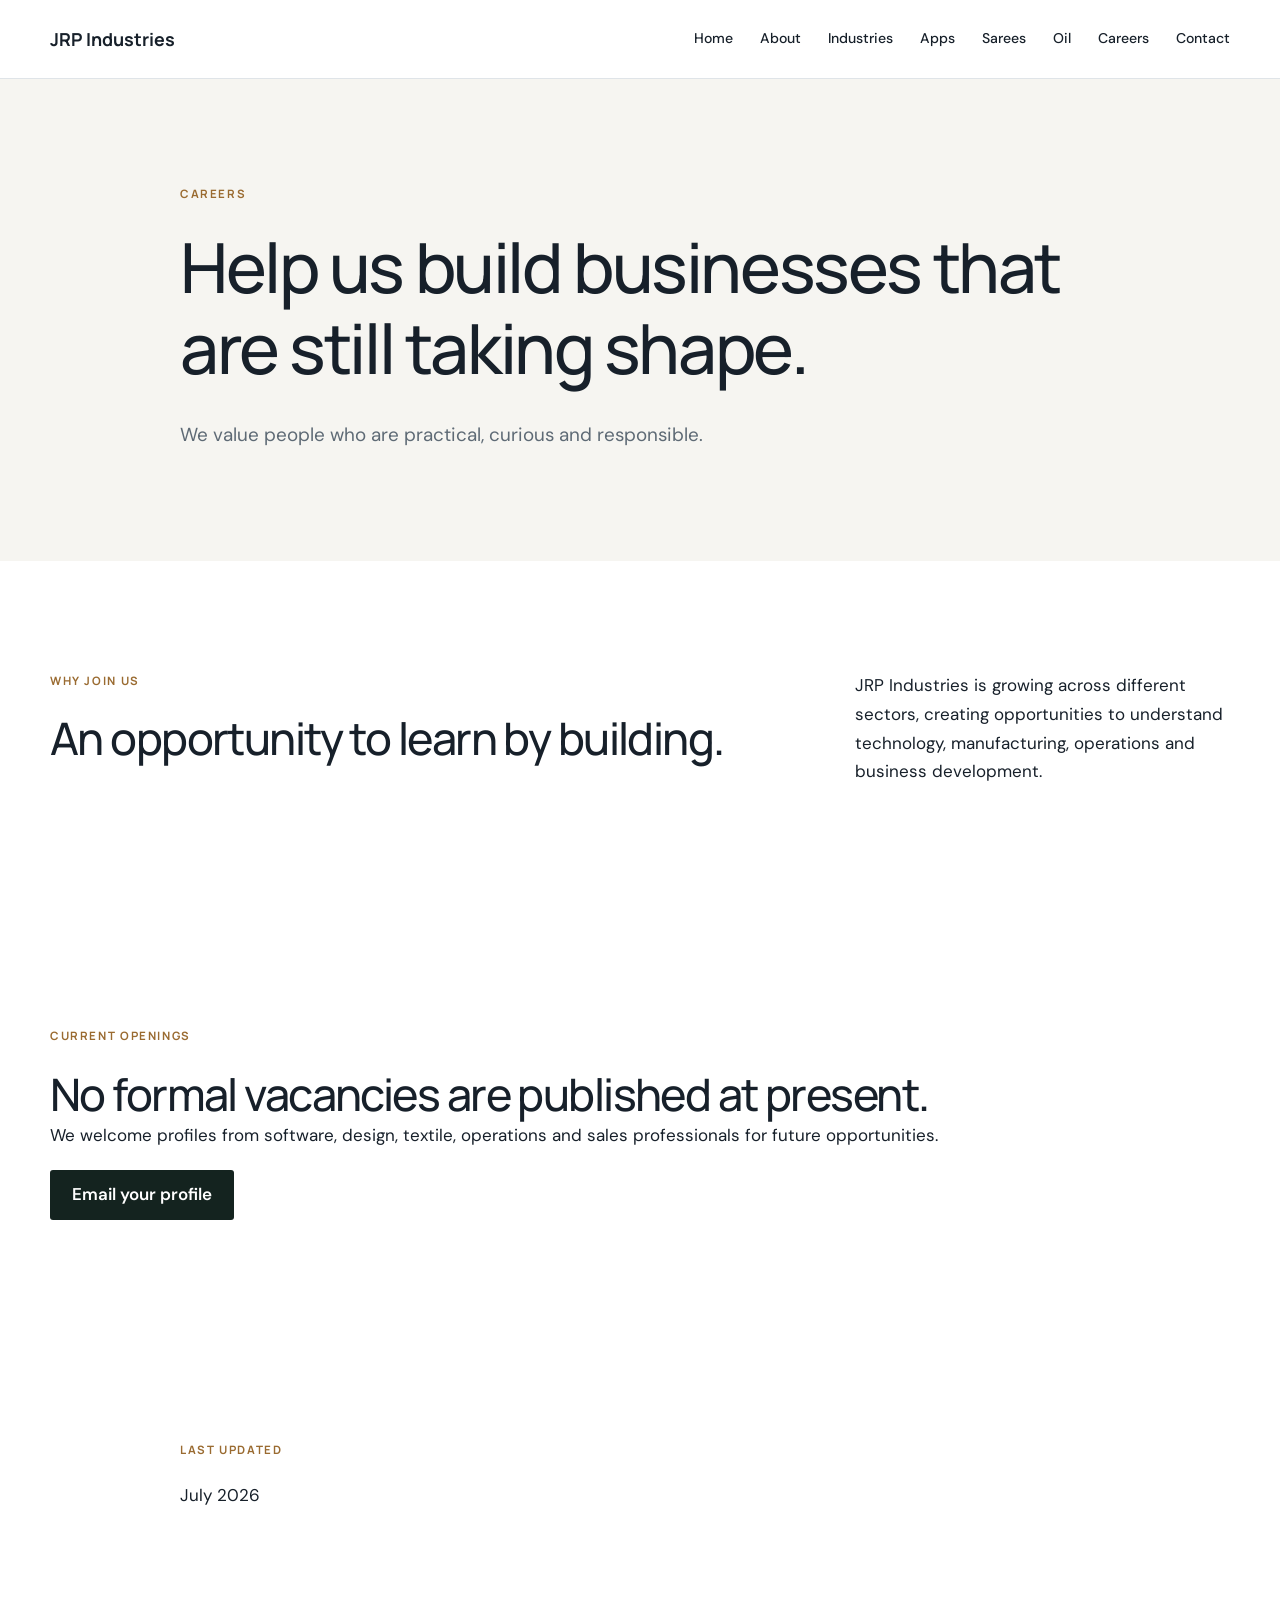
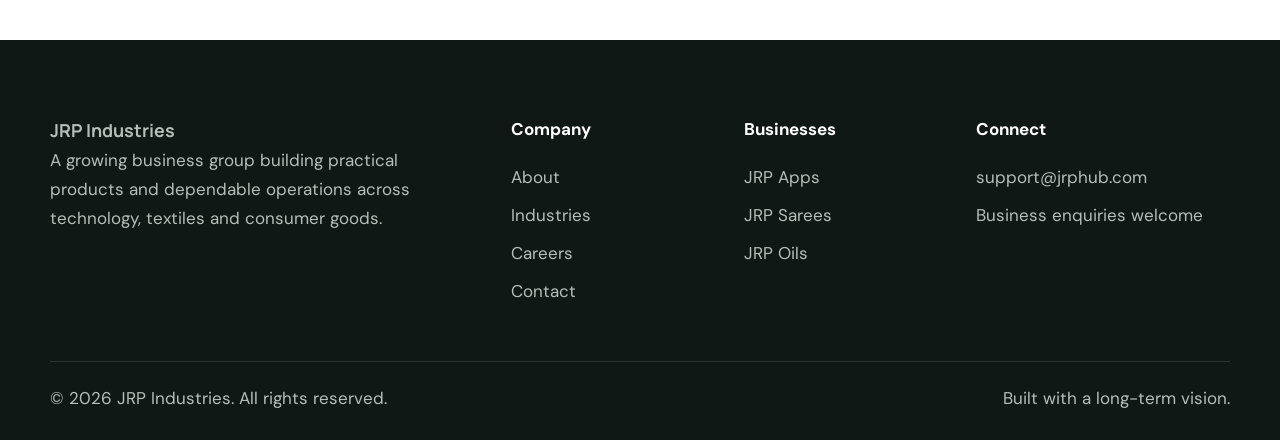
<file: careers.html>
<!doctype html><html lang="en"><head><meta charset="utf-8"><meta name="viewport" content="width=device-width,initial-scale=1"><title>Careers at JRP Industries</title><meta name="description" content="Explore career and collaboration opportunities across JRP Industries and its growing businesses."><meta name="robots" content="index, follow, max-image-preview:large"><meta name="author" content="JRP Industries"><meta name="theme-color" content="#14231f"><link rel="canonical" href="https://jrphub.com/careers.html"><meta property="og:title" content="Careers at JRP Industries"><meta property="og:description" content="Explore career and collaboration opportunities across JRP Industries and its growing businesses."><meta property="og:type" content="website"><meta property="og:url" content="https://jrphub.com/careers.html"><meta property="og:site_name" content="JRP Industries"><meta property="og:locale" content="en_IN"><meta property="og:image" content="https://jrphub.com/assets/images/jrp-industries-social.jpg"><meta property="og:image:secure_url" content="https://jrphub.com/assets/images/jrp-industries-social.jpg"><meta property="og:image:type" content="image/jpeg"><meta property="og:image:width" content="1200"><meta property="og:image:height" content="630"><meta property="og:image:alt" content="JRP Industries – Technology, textiles and consumer businesses"><meta name="twitter:card" content="summary_large_image"><meta name="twitter:title" content="Careers at JRP Industries"><meta name="twitter:description" content="Explore career and collaboration opportunities across JRP Industries and its growing businesses."><meta name="twitter:image" content="https://jrphub.com/assets/images/jrp-industries-social.jpg"><meta name="twitter:image:alt" content="JRP Industries – Technology, textiles and consumer businesses"><link rel="icon" href="/favicon.svg" type="image/svg+xml"><link rel="apple-touch-icon" href="/apple-touch-icon.png"><link rel="manifest" href="/site.webmanifest"><link rel="preconnect" href="https://fonts.googleapis.com"><link rel="preconnect" href="https://fonts.gstatic.com" crossorigin><link href="https://fonts.googleapis.com/css2?family=DM+Sans:wght@400;500;600&family=Manrope:wght@500;600;700&display=swap" rel="stylesheet"><link rel="stylesheet" href="/css/style.css"><script>document.documentElement.classList.add('js')</script><script defer src="/js/main.js"></script><script type="application/ld+json">{"@context":"https://schema.org","@type":"BreadcrumbList","itemListElement":[{"@type":"ListItem","position":1,"name":"Home","item":"https://jrphub.com/"},{"@type":"ListItem","position":2,"name":"Careers","item":"https://jrphub.com/careers.html"}]}</script></head><body><a class="skip-link" href="#main-content">Skip to main content</a><header class="site-header"><div class="shell nav-wrap"><a class="wordmark" href="/">JRP Industries</a><button class="nav-toggle" aria-label="Open navigation" aria-expanded="false" aria-controls="primary-navigation"><span aria-hidden="true"></span><span aria-hidden="true"></span></button><nav id="primary-navigation" class="nav-menu" aria-label="Primary navigation"><a href="/">Home</a><a href="/about.html">About</a><a href="/industries.html">Industries</a><a href="https://apps.jrphub.com/">Apps</a><a href="https://sarees.jrphub.com/">Sarees</a><a href="https://oil.jrphub.com/">Oil</a><a href="/careers.html">Careers</a><a class="nav-contact" href="/contact.html">Contact</a></nav></div></header><main id="main-content"><section class="page-hero"><div class="shell narrow"><p class="kicker">Careers</p><h1>Help us build businesses that are still taking shape.</h1><p class="lead">We value people who are practical, curious and responsible.</p></div></section><section class="content-section"><div class="shell two-col"><div><p class="kicker">Why join us</p><h2>An opportunity to learn by building.</h2></div><div><p>JRP Industries is growing across different sectors, creating opportunities to understand technology, manufacturing, operations and business development.</p></div></div></section><section class="content-section"><div class="shell open-role"><div><p class="small-label">Current openings</p><h2>No formal vacancies are published at present.</h2><p>We welcome profiles from software, design, textile, operations and sales professionals for future opportunities.</p></div><a class="button primary" href="mailto:support@jrphub.com?subject=Career%20Profile%20-%20JRP%20Industries">Email your profile</a></div></section><section class="content-section"><div class="shell narrow"><p class="small-label">Last updated</p><p>July 2026</p></div></section></main><footer class="site-footer"><div class="shell footer-grid"><div><a class="wordmark footer-wordmark" href="/">JRP Industries</a><p>A growing business group building practical products and dependable operations across technology, textiles and consumer goods.</p></div><div><p class="footer-heading">Company</p><a href="/about.html">About</a><a href="/industries.html">Industries</a><a href="/careers.html">Careers</a><a href="/contact.html">Contact</a></div><div><p class="footer-heading">Businesses</p><a href="https://apps.jrphub.com/">JRP Apps</a><a href="https://sarees.jrphub.com/">JRP Sarees</a><a href="https://oil.jrphub.com/">JRP Oils</a></div><div><p class="footer-heading">Connect</p><a href="mailto:support@jrphub.com">support@jrphub.com</a><span>Business enquiries welcome</span></div></div><div class="shell footer-bottom"><span>© 2026 JRP Industries. All rights reserved.</span><span>Built with a long-term vision.</span></div></footer></body></html>
</file>
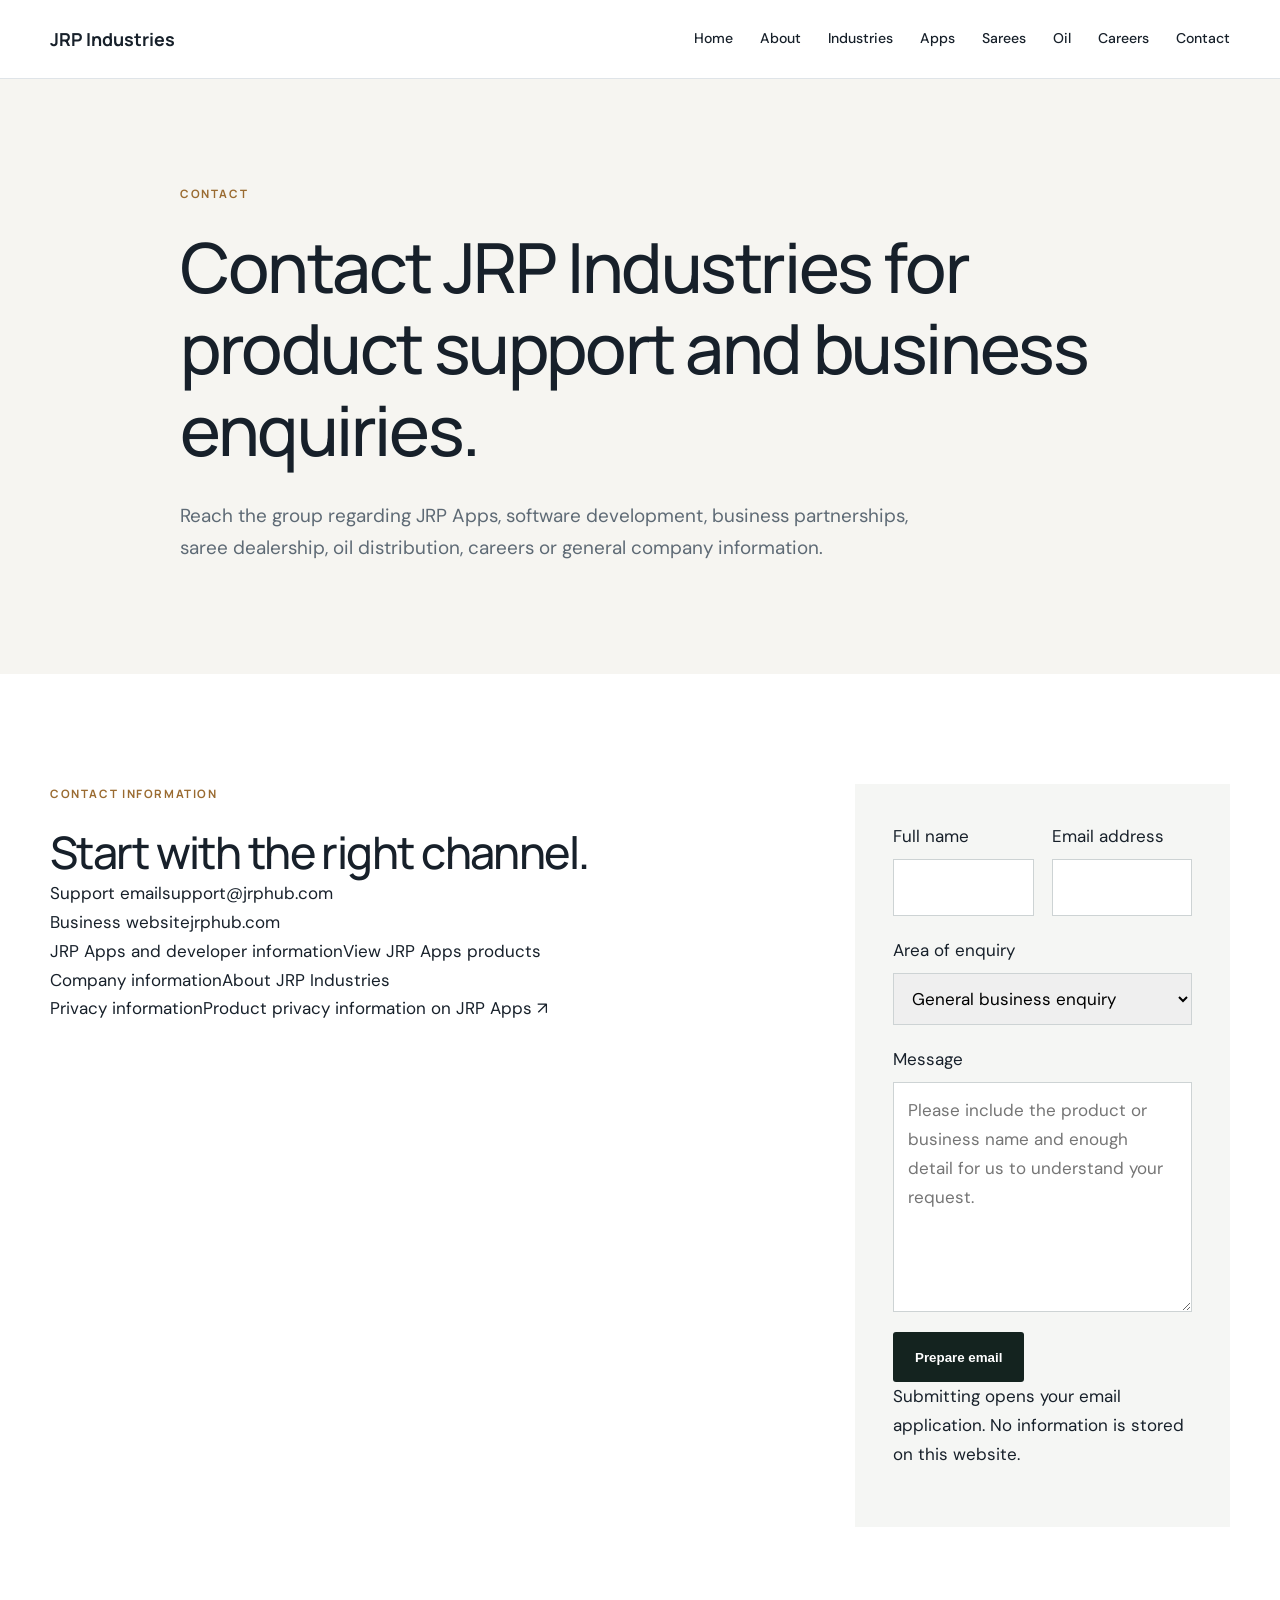
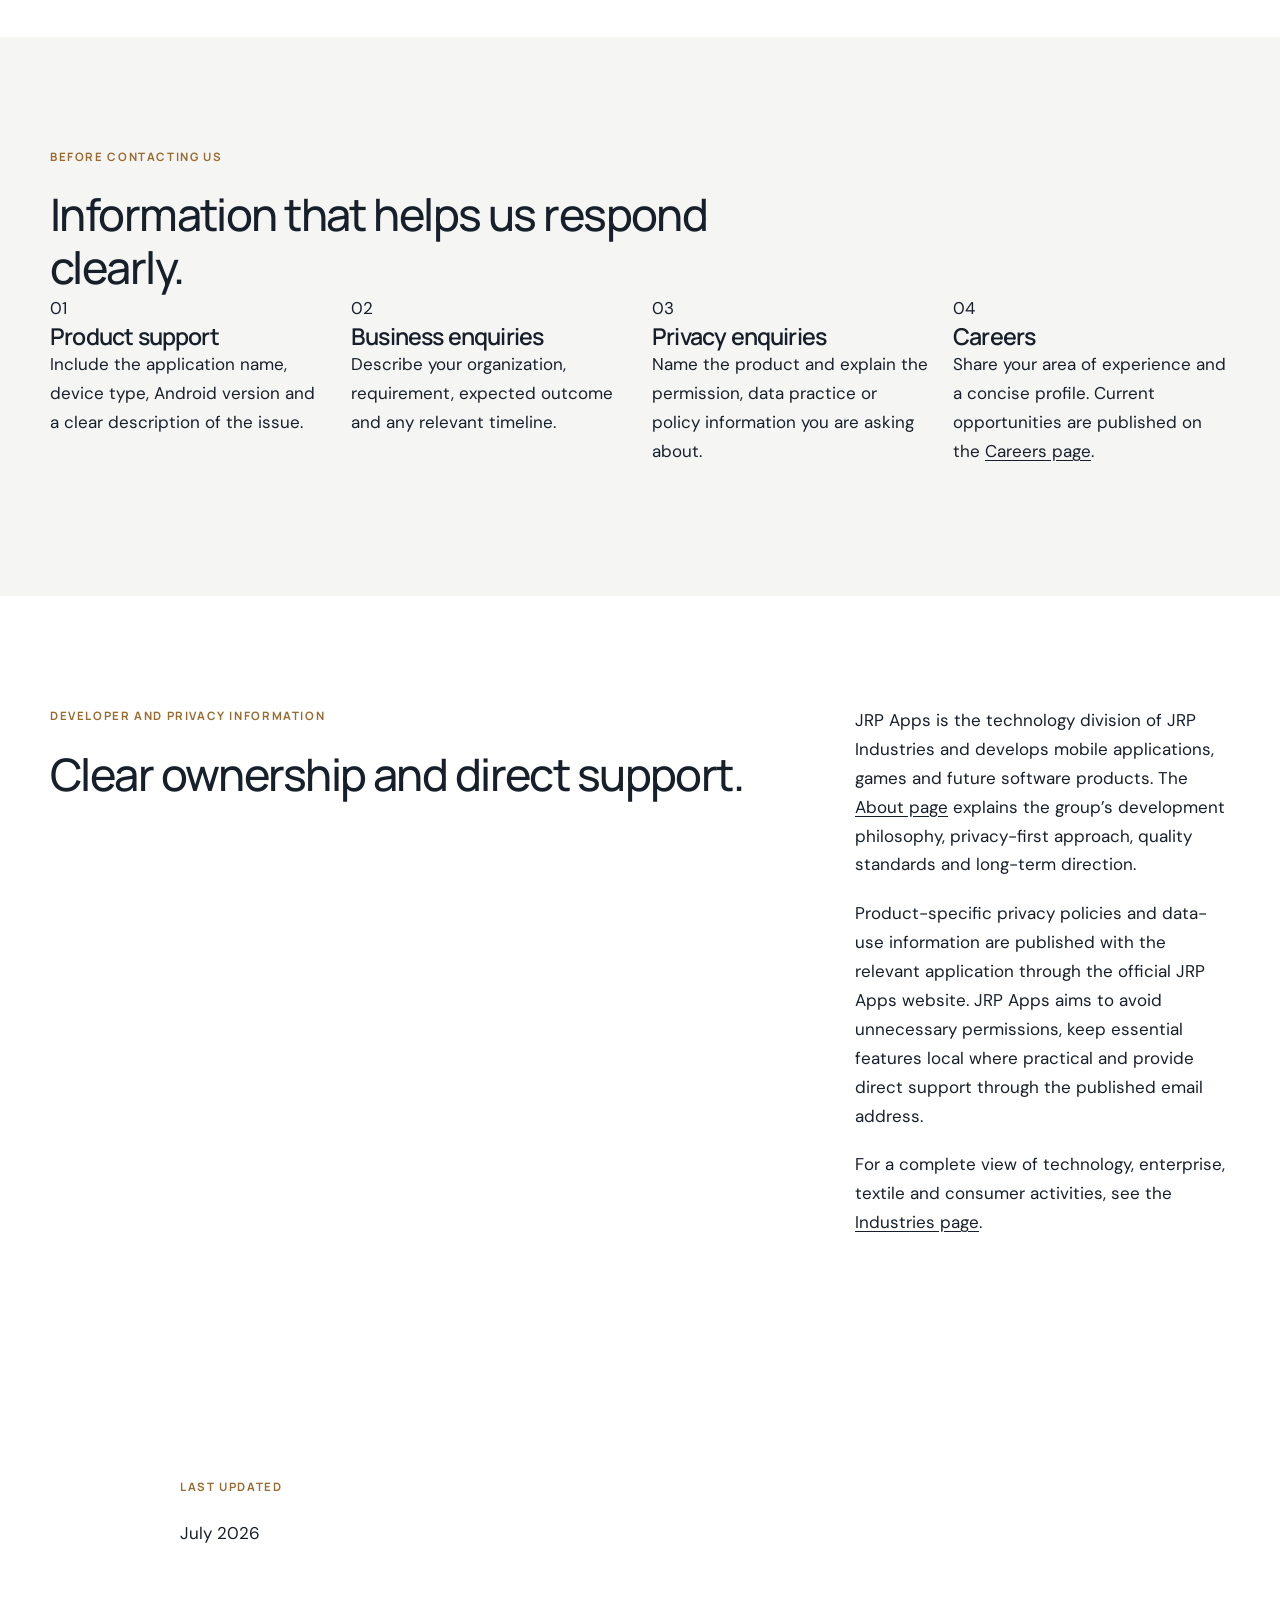
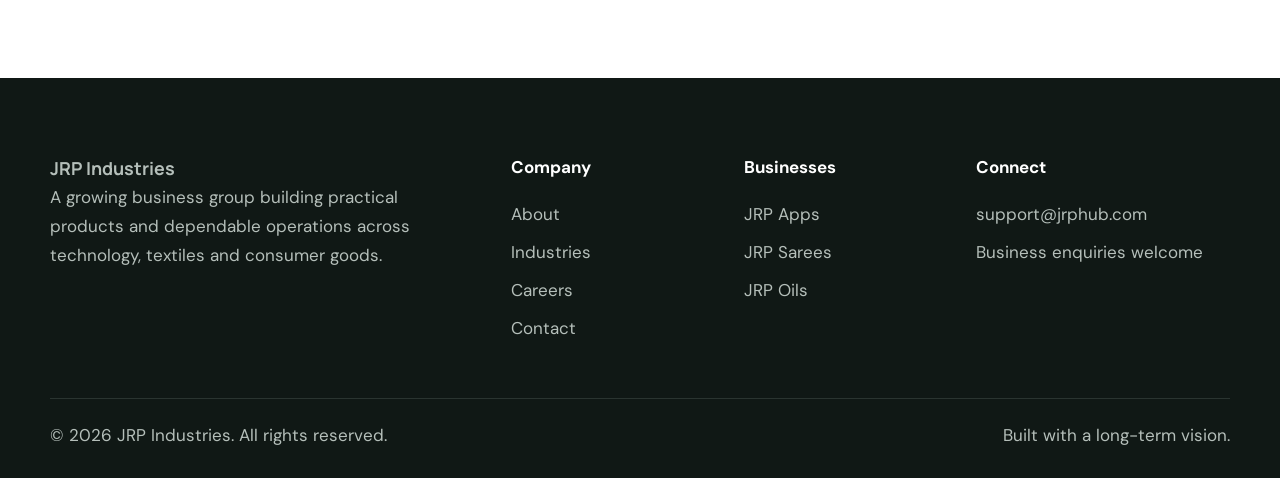
<file: contact.html>
<!doctype html><html lang="en"><head><meta charset="utf-8"><meta name="viewport" content="width=device-width,initial-scale=1"><title>Contact JRP Industries | Product Support and Business Enquiries</title><meta name="description" content="Contact JRP Industries for JRP Apps support, software and partnership enquiries, privacy information, careers, dealership or distribution discussions."><meta name="robots" content="index, follow, max-image-preview:large"><meta name="author" content="JRP Industries"><meta name="theme-color" content="#14231f"><link rel="canonical" href="https://jrphub.com/contact.html"><meta property="og:title" content="Contact JRP Industries | Product Support and Business Enquiries"><meta property="og:description" content="Contact JRP Industries for JRP Apps support, software and partnership enquiries, privacy information, careers, dealership or distribution discussions."><meta property="og:type" content="website"><meta property="og:url" content="https://jrphub.com/contact.html"><meta property="og:site_name" content="JRP Industries"><meta property="og:locale" content="en_IN"><meta property="og:image" content="https://jrphub.com/assets/images/jrp-industries-social.jpg"><meta property="og:image:secure_url" content="https://jrphub.com/assets/images/jrp-industries-social.jpg"><meta property="og:image:type" content="image/jpeg"><meta property="og:image:width" content="1200"><meta property="og:image:height" content="630"><meta property="og:image:alt" content="JRP Industries – Technology, textiles and consumer businesses"><meta name="twitter:card" content="summary_large_image"><meta name="twitter:title" content="Contact JRP Industries | Product Support and Business Enquiries"><meta name="twitter:description" content="Contact JRP Industries for JRP Apps support, software and partnership enquiries, privacy information, careers, dealership or distribution discussions."><meta name="twitter:image" content="https://jrphub.com/assets/images/jrp-industries-social.jpg"><meta name="twitter:image:alt" content="JRP Industries – Technology, textiles and consumer businesses"><link rel="icon" href="/favicon.svg" type="image/svg+xml"><link rel="apple-touch-icon" href="/apple-touch-icon.png"><link rel="manifest" href="/site.webmanifest"><link rel="preconnect" href="https://fonts.googleapis.com"><link rel="preconnect" href="https://fonts.gstatic.com" crossorigin><link href="https://fonts.googleapis.com/css2?family=DM+Sans:wght@400;500;600&family=Manrope:wght@500;600;700&display=swap" rel="stylesheet"><link rel="stylesheet" href="/css/style.css"><script>document.documentElement.classList.add('js')</script><script defer src="/js/main.js"></script><script type="application/ld+json">{"@context":"https://schema.org","@type":"ContactPage","@id":"https://jrphub.com/contact.html#webpage","url":"https://jrphub.com/contact.html","name":"Contact JRP Industries","isPartOf":{"@id":"https://jrphub.com/#website"},"about":{"@id":"https://jrphub.com/#organization"},"inLanguage":"en-IN"}</script><script type="application/ld+json">{"@context":"https://schema.org","@type":"BreadcrumbList","itemListElement":[{"@type":"ListItem","position":1,"name":"Home","item":"https://jrphub.com/"},{"@type":"ListItem","position":2,"name":"Contact","item":"https://jrphub.com/contact.html"}]}</script></head><body><a class="skip-link" href="#main-content">Skip to main content</a><header class="site-header"><div class="shell nav-wrap"><a class="wordmark" href="/">JRP Industries</a><button class="nav-toggle" aria-label="Open navigation" aria-expanded="false" aria-controls="primary-navigation"><span aria-hidden="true"></span><span aria-hidden="true"></span></button><nav id="primary-navigation" class="nav-menu" aria-label="Primary navigation"><a href="/">Home</a><a href="/about.html">About</a><a href="/industries.html">Industries</a><a href="https://apps.jrphub.com/">Apps</a><a href="https://sarees.jrphub.com/">Sarees</a><a href="https://oil.jrphub.com/">Oil</a><a href="/careers.html">Careers</a><a class="nav-contact" href="/contact.html">Contact</a></nav></div></header><main id="main-content"><section class="page-hero"><div class="shell narrow"><p class="kicker">Contact</p><h1>Contact JRP Industries for product support and business enquiries.</h1><p class="lead">Reach the group regarding JRP Apps, software development, business partnerships, saree dealership, oil distribution, careers or general company information.</p></div></section><section class="content-section"><div class="shell contact-layout"><div class="contact-info"><p class="kicker">Contact information</p><h2>Start with the right channel.</h2><div class="contact-item"><span>Support email</span><a href="mailto:support@jrphub.com">support@jrphub.com</a></div><div class="contact-item"><span>Business website</span><a href="https://jrphub.com/">jrphub.com</a></div><div class="contact-item"><span>JRP Apps and developer information</span><a href="/apps.html">View JRP Apps products</a></div><div class="contact-item"><span>Company information</span><a href="/about.html">About JRP Industries</a></div><div class="contact-item"><span>Privacy information</span><a href="https://apps.jrphub.com/">Product privacy information on JRP Apps <span aria-hidden="true">↗</span></a></div></div><form class="contact-form" data-contact-form><div class="field-row"><label>Full name<input type="text" name="name" autocomplete="name" required></label><label>Email address<input type="email" name="email" autocomplete="email" required></label></div><label>Area of enquiry<select name="area"><option>General business enquiry</option><option>JRP Apps / software</option><option>Product support</option><option>Privacy enquiry</option><option>JRP Sarees / dealership</option><option>JRP Oils / distribution</option><option>Careers</option></select></label><label>Message<textarea name="message" rows="7" required placeholder="Please include the product or business name and enough detail for us to understand your request."></textarea></label><button class="button primary" type="submit">Prepare email</button><p class="form-note" id="form-status" role="status" aria-live="polite">Submitting opens your email application. No information is stored on this website.</p></form></div></section><section class="soft-section"><div class="shell"><div class="section-head"><div><p class="kicker">Before contacting us</p><h2>Information that helps us respond clearly.</h2></div></div><div class="principles"><article><span>01</span><h3>Product support</h3><p>Include the application name, device type, Android version and a clear description of the issue.</p></article><article><span>02</span><h3>Business enquiries</h3><p>Describe your organization, requirement, expected outcome and any relevant timeline.</p></article><article><span>03</span><h3>Privacy enquiries</h3><p>Name the product and explain the permission, data practice or policy information you are asking about.</p></article><article><span>04</span><h3>Careers</h3><p>Share your area of experience and a concise profile. Current opportunities are published on the <a class="inline-link" href="/careers.html">Careers page</a>.</p></article></div></div></section><section class="content-section"><div class="shell two-col"><div><p class="kicker">Developer and privacy information</p><h2>Clear ownership and direct support.</h2></div><div><p>JRP Apps is the technology division of JRP Industries and develops mobile applications, games and future software products. The <a class="inline-link" href="/about.html">About page</a> explains the group’s development philosophy, privacy-first approach, quality standards and long-term direction.</p><p>Product-specific privacy policies and data-use information are published with the relevant application through the official JRP Apps website. JRP Apps aims to avoid unnecessary permissions, keep essential features local where practical and provide direct support through the published email address.</p><p>For a complete view of technology, enterprise, textile and consumer activities, see the <a class="inline-link" href="/industries.html">Industries page</a>.</p></div></div></section><section class="content-section"><div class="shell narrow"><p class="small-label">Last updated</p><p>July 2026</p></div></section></main><footer class="site-footer"><div class="shell footer-grid"><div><a class="wordmark footer-wordmark" href="/">JRP Industries</a><p>A growing business group building practical products and dependable operations across technology, textiles and consumer goods.</p></div><div><p class="footer-heading">Company</p><a href="/about.html">About</a><a href="/industries.html">Industries</a><a href="/careers.html">Careers</a><a href="/contact.html">Contact</a></div><div><p class="footer-heading">Businesses</p><a href="https://apps.jrphub.com/">JRP Apps</a><a href="https://sarees.jrphub.com/">JRP Sarees</a><a href="https://oil.jrphub.com/">JRP Oils</a></div><div><p class="footer-heading">Connect</p><a href="mailto:support@jrphub.com">support@jrphub.com</a><span>Business enquiries welcome</span></div></div><div class="shell footer-bottom"><span>© 2026 JRP Industries. All rights reserved.</span><span>Built with a long-term vision.</span></div></footer></body></html>
</file>
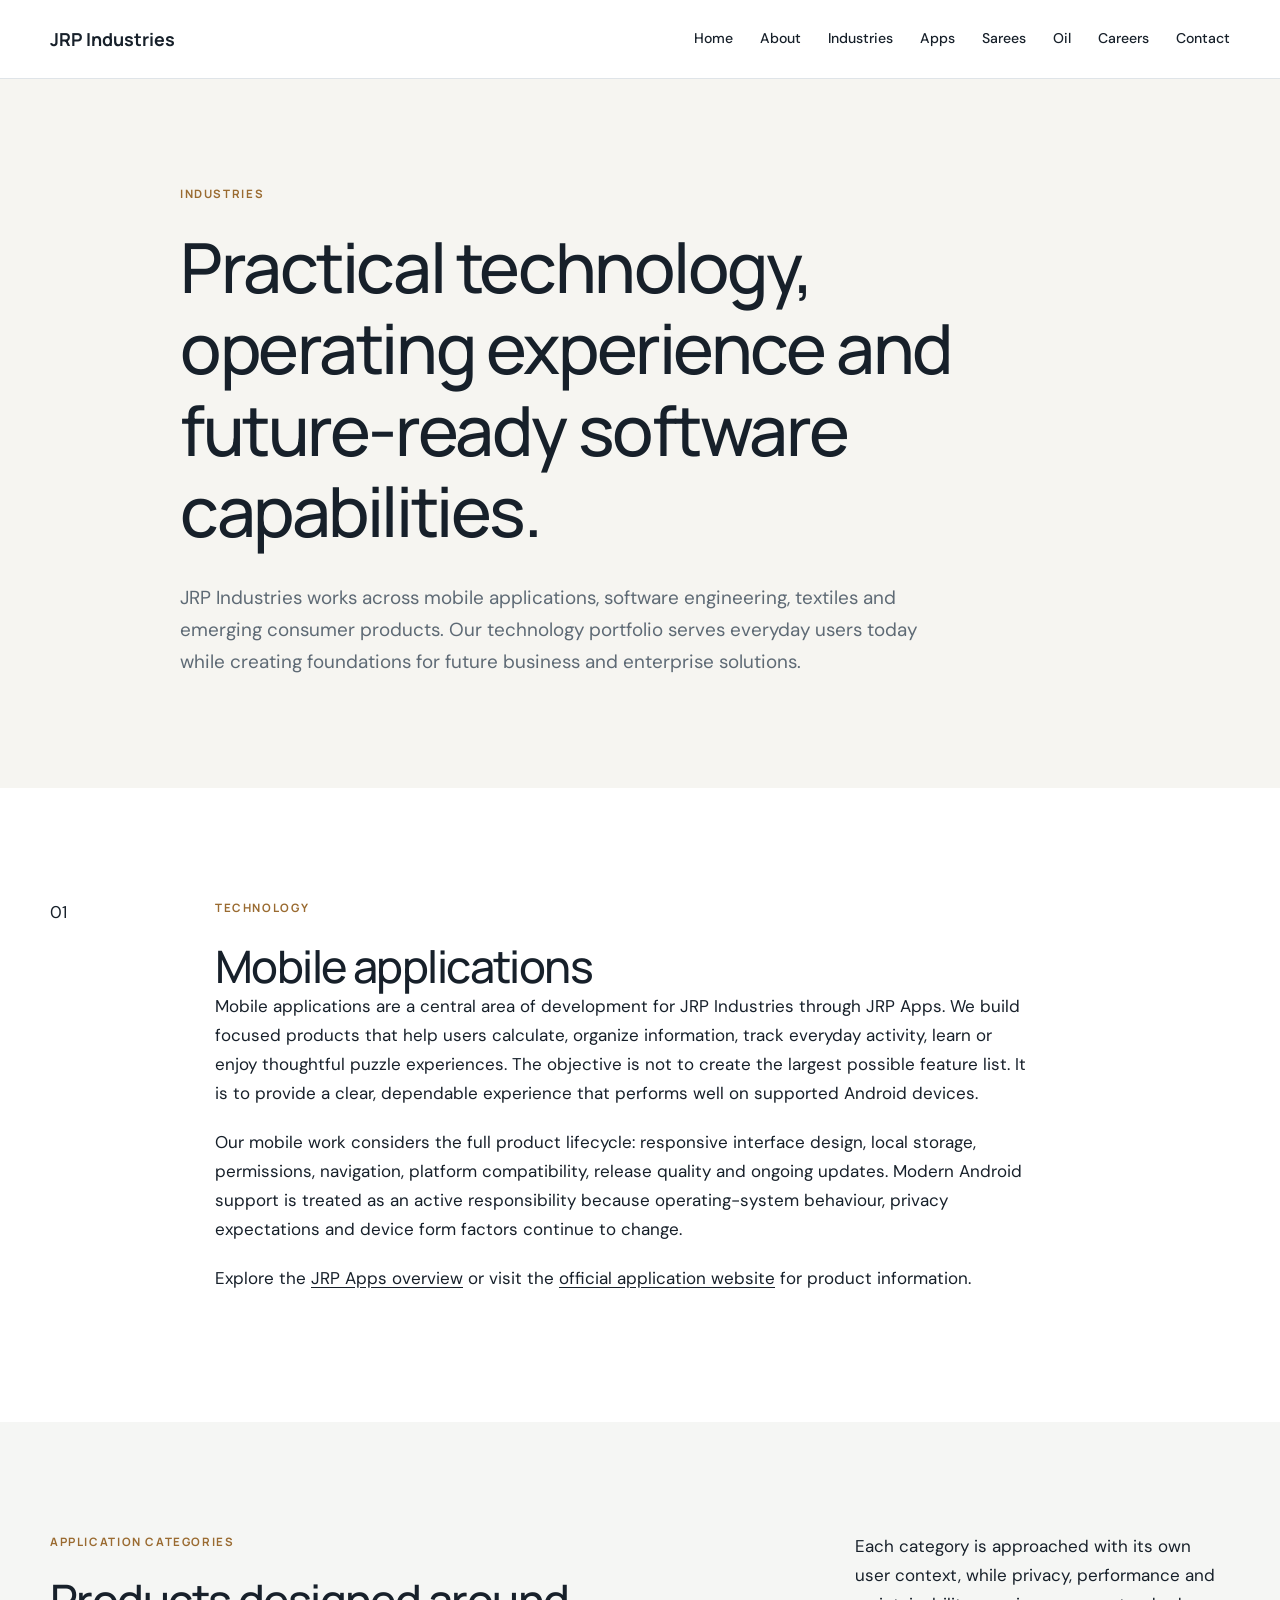
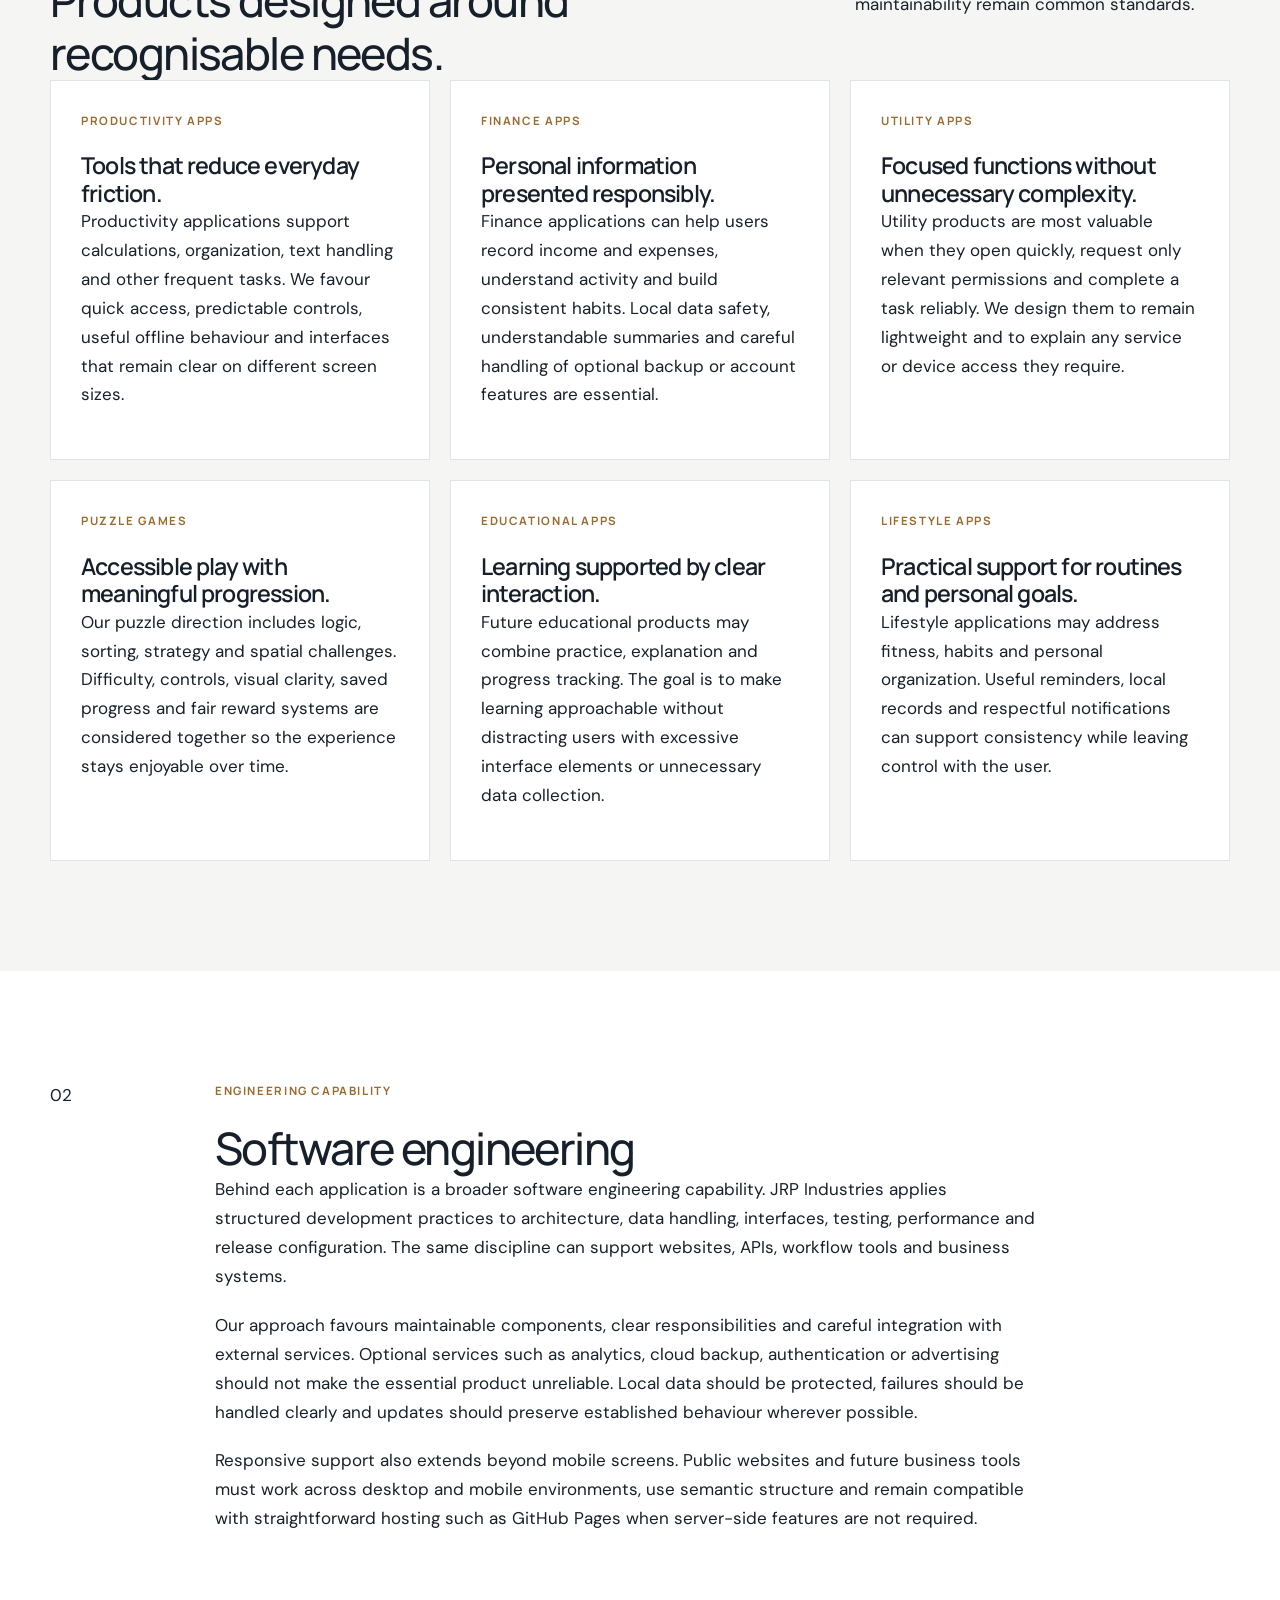
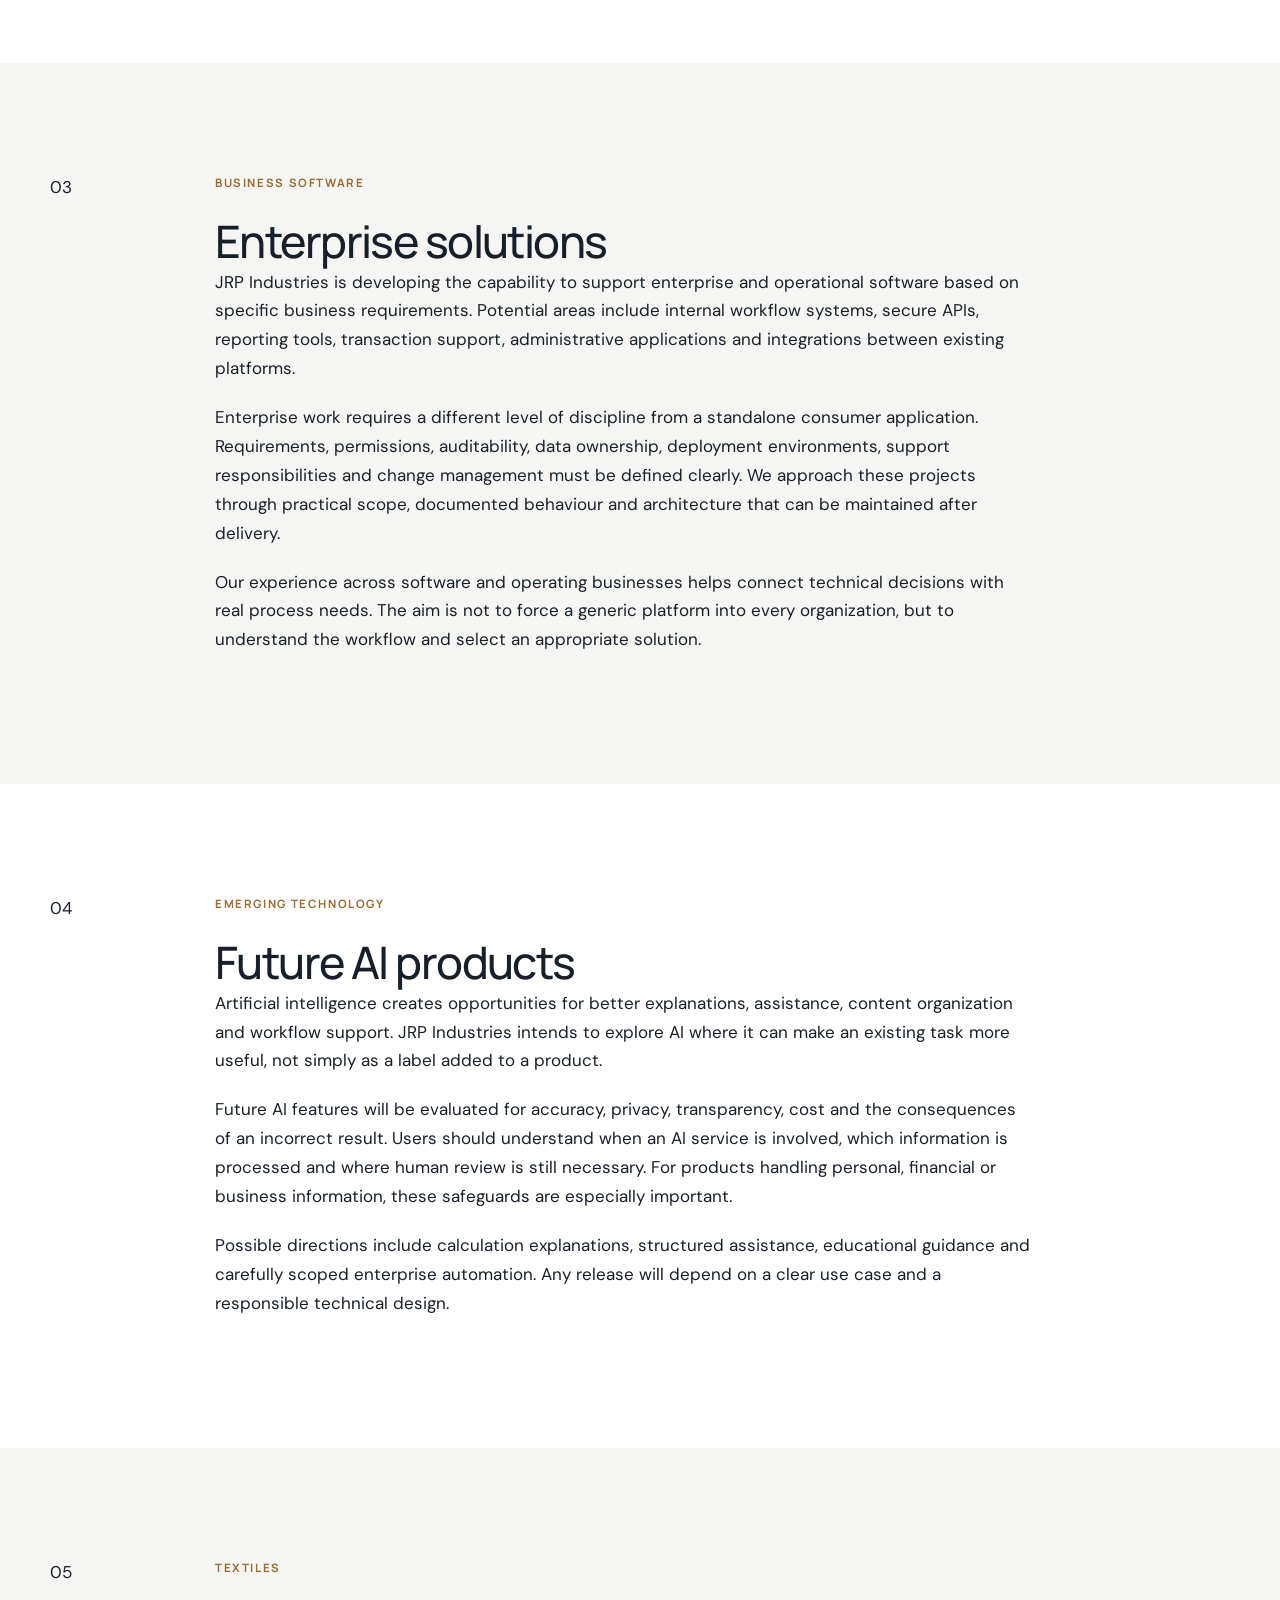
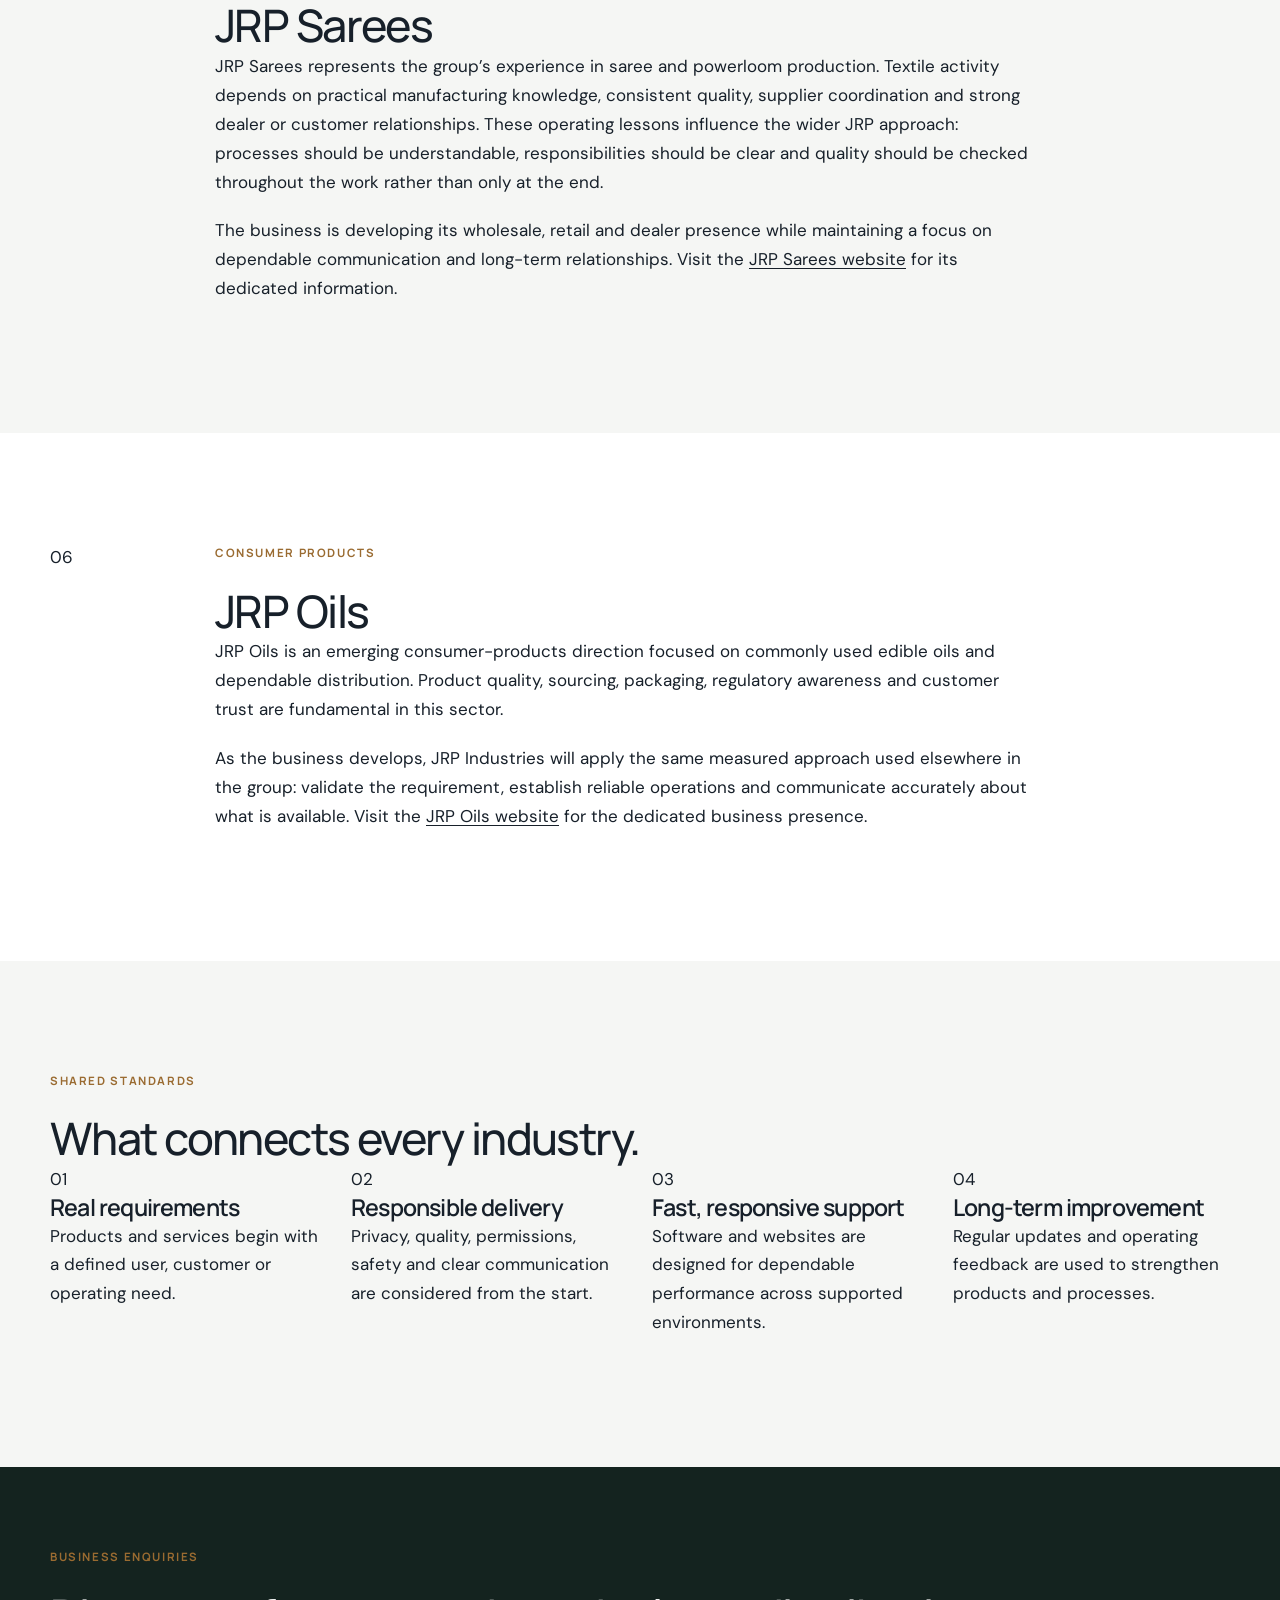
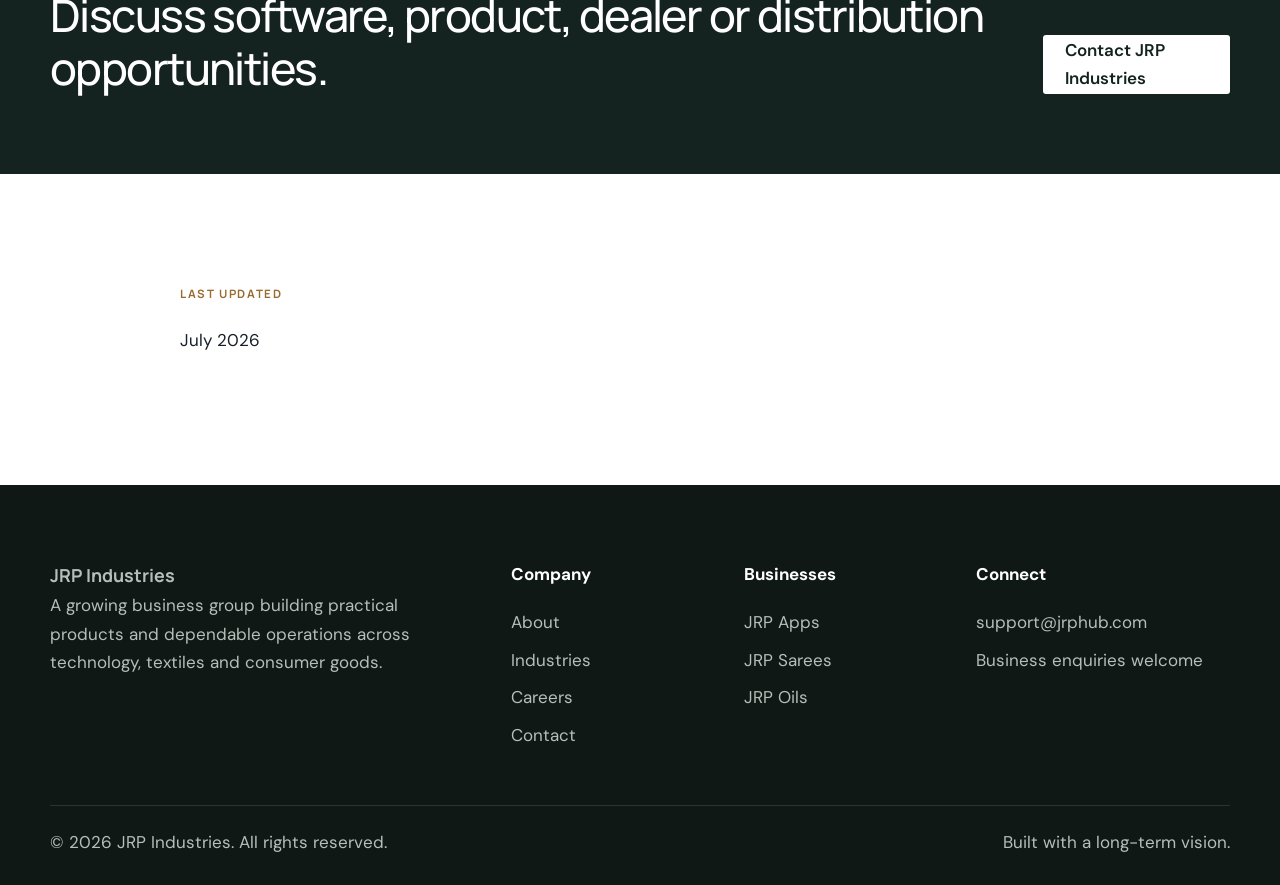
<file: industries.html>
<!doctype html><html lang="en"><head><meta charset="utf-8"><meta name="viewport" content="width=device-width,initial-scale=1"><title>Industries | Mobile Apps, Software Engineering and JRP Businesses</title><meta name="description" content="Explore JRP Industries across mobile applications, productivity and finance apps, puzzle games, enterprise software, textiles and consumer products."><meta name="robots" content="index, follow, max-image-preview:large"><meta name="author" content="JRP Industries"><meta name="theme-color" content="#14231f"><link rel="canonical" href="https://jrphub.com/industries.html"><meta property="og:title" content="Industries | Mobile Apps, Software Engineering and JRP Businesses"><meta property="og:description" content="Explore JRP Industries across mobile applications, productivity and finance apps, puzzle games, enterprise software, textiles and consumer products."><meta property="og:type" content="website"><meta property="og:url" content="https://jrphub.com/industries.html"><meta property="og:site_name" content="JRP Industries"><meta property="og:locale" content="en_IN"><meta property="og:image" content="https://jrphub.com/assets/images/jrp-industries-social.jpg"><meta property="og:image:secure_url" content="https://jrphub.com/assets/images/jrp-industries-social.jpg"><meta property="og:image:type" content="image/jpeg"><meta property="og:image:width" content="1200"><meta property="og:image:height" content="630"><meta property="og:image:alt" content="JRP Industries – Technology, textiles and consumer businesses"><meta name="twitter:card" content="summary_large_image"><meta name="twitter:title" content="Industries | Mobile Apps, Software Engineering and JRP Businesses"><meta name="twitter:description" content="Explore JRP Industries across mobile applications, productivity and finance apps, puzzle games, enterprise software, textiles and consumer products."><meta name="twitter:image" content="https://jrphub.com/assets/images/jrp-industries-social.jpg"><meta name="twitter:image:alt" content="JRP Industries – Technology, textiles and consumer businesses"><link rel="icon" href="/favicon.svg" type="image/svg+xml"><link rel="apple-touch-icon" href="/apple-touch-icon.png"><link rel="manifest" href="/site.webmanifest"><link rel="preconnect" href="https://fonts.googleapis.com"><link rel="preconnect" href="https://fonts.gstatic.com" crossorigin><link href="https://fonts.googleapis.com/css2?family=DM+Sans:wght@400;500;600&family=Manrope:wght@500;600;700&display=swap" rel="stylesheet"><link rel="stylesheet" href="/css/style.css"><script>document.documentElement.classList.add('js')</script><script defer src="/js/main.js"></script><script type="application/ld+json">{"@context":"https://schema.org","@type":"CollectionPage","@id":"https://jrphub.com/industries.html#webpage","url":"https://jrphub.com/industries.html","name":"JRP Industries sectors and capabilities","isPartOf":{"@id":"https://jrphub.com/#website"},"about":{"@id":"https://jrphub.com/#organization"},"inLanguage":"en-IN"}</script><script type="application/ld+json">{"@context":"https://schema.org","@type":"BreadcrumbList","itemListElement":[{"@type":"ListItem","position":1,"name":"Home","item":"https://jrphub.com/"},{"@type":"ListItem","position":2,"name":"Industries","item":"https://jrphub.com/industries.html"}]}</script></head><body><a class="skip-link" href="#main-content">Skip to main content</a><header class="site-header"><div class="shell nav-wrap"><a class="wordmark" href="/">JRP Industries</a><button class="nav-toggle" aria-label="Open navigation" aria-expanded="false" aria-controls="primary-navigation"><span aria-hidden="true"></span><span aria-hidden="true"></span></button><nav id="primary-navigation" class="nav-menu" aria-label="Primary navigation"><a href="/">Home</a><a href="/about.html">About</a><a href="/industries.html">Industries</a><a href="https://apps.jrphub.com/">Apps</a><a href="https://sarees.jrphub.com/">Sarees</a><a href="https://oil.jrphub.com/">Oil</a><a href="/careers.html">Careers</a><a class="nav-contact" href="/contact.html">Contact</a></nav></div></header><main id="main-content"><section class="page-hero"><div class="shell narrow"><p class="kicker">Industries</p><h1>Practical technology, operating experience and future-ready software capabilities.</h1><p class="lead">JRP Industries works across mobile applications, software engineering, textiles and emerging consumer products. Our technology portfolio serves everyday users today while creating foundations for future business and enterprise solutions.</p></div></section><section class="content-section"><div class="shell industry-detail"><div class="industry-index">01</div><div><p class="business-type">Technology</p><h2>Mobile applications</h2><p>Mobile applications are a central area of development for JRP Industries through JRP Apps. We build focused products that help users calculate, organize information, track everyday activity, learn or enjoy thoughtful puzzle experiences. The objective is not to create the largest possible feature list. It is to provide a clear, dependable experience that performs well on supported Android devices.</p><p>Our mobile work considers the full product lifecycle: responsive interface design, local storage, permissions, navigation, platform compatibility, release quality and ongoing updates. Modern Android support is treated as an active responsibility because operating-system behaviour, privacy expectations and device form factors continue to change.</p><p>Explore the <a class="inline-link" href="/apps.html">JRP Apps overview</a> or visit the <a class="inline-link" href="https://apps.jrphub.com/">official application website</a> for product information.</p></div></div></section><section class="soft-section"><div class="shell"><div class="section-head"><div><p class="kicker">Application categories</p><h2>Products designed around recognisable needs.</h2></div><p>Each category is approached with its own user context, while privacy, performance and maintainability remain common standards.</p></div><div class="app-grid"><article><p class="small-label">Productivity apps</p><h3>Tools that reduce everyday friction.</h3><p>Productivity applications support calculations, organization, text handling and other frequent tasks. We favour quick access, predictable controls, useful offline behaviour and interfaces that remain clear on different screen sizes.</p></article><article><p class="small-label">Finance apps</p><h3>Personal information presented responsibly.</h3><p>Finance applications can help users record income and expenses, understand activity and build consistent habits. Local data safety, understandable summaries and careful handling of optional backup or account features are essential.</p></article><article><p class="small-label">Utility apps</p><h3>Focused functions without unnecessary complexity.</h3><p>Utility products are most valuable when they open quickly, request only relevant permissions and complete a task reliably. We design them to remain lightweight and to explain any service or device access they require.</p></article><article><p class="small-label">Puzzle games</p><h3>Accessible play with meaningful progression.</h3><p>Our puzzle direction includes logic, sorting, strategy and spatial challenges. Difficulty, controls, visual clarity, saved progress and fair reward systems are considered together so the experience stays enjoyable over time.</p></article><article><p class="small-label">Educational apps</p><h3>Learning supported by clear interaction.</h3><p>Future educational products may combine practice, explanation and progress tracking. The goal is to make learning approachable without distracting users with excessive interface elements or unnecessary data collection.</p></article><article><p class="small-label">Lifestyle apps</p><h3>Practical support for routines and personal goals.</h3><p>Lifestyle applications may address fitness, habits and personal organization. Useful reminders, local records and respectful notifications can support consistency while leaving control with the user.</p></article></div></div></section><section class="content-section"><div class="shell industry-detail"><div class="industry-index">02</div><div><p class="business-type">Engineering capability</p><h2>Software engineering</h2><p>Behind each application is a broader software engineering capability. JRP Industries applies structured development practices to architecture, data handling, interfaces, testing, performance and release configuration. The same discipline can support websites, APIs, workflow tools and business systems.</p><p>Our approach favours maintainable components, clear responsibilities and careful integration with external services. Optional services such as analytics, cloud backup, authentication or advertising should not make the essential product unreliable. Local data should be protected, failures should be handled clearly and updates should preserve established behaviour wherever possible.</p><p>Responsive support also extends beyond mobile screens. Public websites and future business tools must work across desktop and mobile environments, use semantic structure and remain compatible with straightforward hosting such as GitHub Pages when server-side features are not required.</p></div></div></section><section class="soft-section"><div class="shell industry-detail"><div class="industry-index">03</div><div><p class="business-type">Business software</p><h2>Enterprise solutions</h2><p>JRP Industries is developing the capability to support enterprise and operational software based on specific business requirements. Potential areas include internal workflow systems, secure APIs, reporting tools, transaction support, administrative applications and integrations between existing platforms.</p><p>Enterprise work requires a different level of discipline from a standalone consumer application. Requirements, permissions, auditability, data ownership, deployment environments, support responsibilities and change management must be defined clearly. We approach these projects through practical scope, documented behaviour and architecture that can be maintained after delivery.</p><p>Our experience across software and operating businesses helps connect technical decisions with real process needs. The aim is not to force a generic platform into every organization, but to understand the workflow and select an appropriate solution.</p></div></div></section><section class="content-section"><div class="shell industry-detail"><div class="industry-index">04</div><div><p class="business-type">Emerging technology</p><h2>Future AI products</h2><p>Artificial intelligence creates opportunities for better explanations, assistance, content organization and workflow support. JRP Industries intends to explore AI where it can make an existing task more useful, not simply as a label added to a product.</p><p>Future AI features will be evaluated for accuracy, privacy, transparency, cost and the consequences of an incorrect result. Users should understand when an AI service is involved, which information is processed and where human review is still necessary. For products handling personal, financial or business information, these safeguards are especially important.</p><p>Possible directions include calculation explanations, structured assistance, educational guidance and carefully scoped enterprise automation. Any release will depend on a clear use case and a responsible technical design.</p></div></div></section><section class="soft-section"><div class="shell industry-detail"><div class="industry-index">05</div><div><p class="business-type">Textiles</p><h2>JRP Sarees</h2><p>JRP Sarees represents the group’s experience in saree and powerloom production. Textile activity depends on practical manufacturing knowledge, consistent quality, supplier coordination and strong dealer or customer relationships. These operating lessons influence the wider JRP approach: processes should be understandable, responsibilities should be clear and quality should be checked throughout the work rather than only at the end.</p><p>The business is developing its wholesale, retail and dealer presence while maintaining a focus on dependable communication and long-term relationships. Visit the <a class="inline-link" href="https://sarees.jrphub.com/">JRP Sarees website</a> for its dedicated information.</p></div></div></section><section class="content-section"><div class="shell industry-detail"><div class="industry-index">06</div><div><p class="business-type">Consumer products</p><h2>JRP Oils</h2><p>JRP Oils is an emerging consumer-products direction focused on commonly used edible oils and dependable distribution. Product quality, sourcing, packaging, regulatory awareness and customer trust are fundamental in this sector.</p><p>As the business develops, JRP Industries will apply the same measured approach used elsewhere in the group: validate the requirement, establish reliable operations and communicate accurately about what is available. Visit the <a class="inline-link" href="https://oil.jrphub.com/">JRP Oils website</a> for the dedicated business presence.</p></div></div></section><section class="soft-section"><div class="shell"><div class="section-head"><div><p class="kicker">Shared standards</p><h2>What connects every industry.</h2></div></div><div class="principles"><article><span>01</span><h3>Real requirements</h3><p>Products and services begin with a defined user, customer or operating need.</p></article><article><span>02</span><h3>Responsible delivery</h3><p>Privacy, quality, permissions, safety and clear communication are considered from the start.</p></article><article><span>03</span><h3>Fast, responsive support</h3><p>Software and websites are designed for dependable performance across supported environments.</p></article><article><span>04</span><h3>Long-term improvement</h3><p>Regular updates and operating feedback are used to strengthen products and processes.</p></article></div></div></section><section class="cta"><div class="shell cta-inner"><div><p class="kicker light">Business enquiries</p><h2>Discuss software, product, dealer or distribution opportunities.</h2></div><a class="button light-button" href="/contact.html">Contact JRP Industries</a></div></section><section class="content-section"><div class="shell narrow"><p class="small-label">Last updated</p><p>July 2026</p></div></section></main><footer class="site-footer"><div class="shell footer-grid"><div><a class="wordmark footer-wordmark" href="/">JRP Industries</a><p>A growing business group building practical products and dependable operations across technology, textiles and consumer goods.</p></div><div><p class="footer-heading">Company</p><a href="/about.html">About</a><a href="/industries.html">Industries</a><a href="/careers.html">Careers</a><a href="/contact.html">Contact</a></div><div><p class="footer-heading">Businesses</p><a href="https://apps.jrphub.com/">JRP Apps</a><a href="https://sarees.jrphub.com/">JRP Sarees</a><a href="https://oil.jrphub.com/">JRP Oils</a></div><div><p class="footer-heading">Connect</p><a href="mailto:support@jrphub.com">support@jrphub.com</a><span>Business enquiries welcome</span></div></div><div class="shell footer-bottom"><span>© 2026 JRP Industries. All rights reserved.</span><span>Built with a long-term vision.</span></div></footer></body></html>
</file>
<file: css/style.css>
@import url('https://fonts.googleapis.com/css2?family=DM+Sans:wght@400;500;600&family=Manrope:wght@500;600;700&display=swap');:root{--ink:#17202a;--muted:#5e6a75;--line:#dfe4e8;--paper:#fff;--soft:#f5f6f4;--dark:#14231f;--accent:#9a6b31;--max:1180px}*{box-sizing:border-box}html{scroll-behavior:smooth}body{margin:0;color:var(--ink);font-family:"DM Sans",system-ui,sans-serif;font-size:17px;line-height:1.7;background:var(--paper)}body.menu-open{overflow:hidden}a{color:inherit;text-decoration:none}a:focus-visible,button:focus-visible,input:focus-visible,select:focus-visible,textarea:focus-visible{outline:3px solid var(--accent);outline-offset:3px}.skip-link{position:absolute;left:16px;top:-70px;z-index:1000;background:#fff;padding:10px 14px}.skip-link:focus{top:16px}p{margin:0 0 1.25rem}h1,h2,h3{font-family:Manrope,sans-serif;color:var(--ink);margin:0;line-height:1.18;letter-spacing:-.035em}h1{font-size:clamp(2.75rem,5.4vw,5.4rem);font-weight:500;max-width:970px}h2{font-size:clamp(2rem,3.5vw,3.45rem);font-weight:500}h3{font-size:1.45rem;font-weight:600}.shell{width:min(calc(100% - 48px),var(--max));margin:auto}.narrow{max-width:920px}.site-header{position:sticky;top:0;z-index:20;background:rgba(255,255,255,.96);backdrop-filter:blur(18px);border-bottom:1px solid var(--line)}.nav-wrap{height:78px;display:flex;align-items:center;justify-content:space-between}.wordmark{font-family:Manrope,sans-serif;font-size:1.12rem;font-weight:700}.nav-menu{display:flex;align-items:center;gap:27px;font-size:.88rem;font-weight:500}.nav-toggle{display:none;background:none;border:0;padding:10px}.nav-toggle span{display:block;width:24px;height:1px;background:var(--ink);margin:6px}.hero{padding:105px 0 90px;background:linear-gradient(135deg,#faf9f6,#ecefea);border-bottom:1px solid var(--line)}.hero-layout,.two-col,.section-head,.contact-layout{display:grid;grid-template-columns:1.45fr .75fr;gap:80px}.kicker,.business-type,.small-label{font-family:Manrope,sans-serif;text-transform:uppercase;letter-spacing:.14em;font-size:.72rem;font-weight:700;color:var(--accent);margin-bottom:22px}.lead{font-size:1.18rem;color:var(--muted);max-width:780px;margin-top:30px}.actions{display:flex;gap:14px;margin-top:36px;flex-wrap:wrap}.button{display:inline-flex;align-items:center;justify-content:center;min-height:50px;padding:0 21px;border-radius:3px;font-weight:600;border:1px solid transparent}.primary{background:var(--dark);color:#fff}.quiet{border-color:#bfc6c8}.hero-panel{background:rgba(255,255,255,.7);border:1px solid #daddd8;padding:32px}.panel-label{font-size:.76rem;text-transform:uppercase;letter-spacing:.12em;color:var(--muted);padding-bottom:20px;border-bottom:1px solid var(--line)}.panel-item{display:grid;grid-template-columns:38px 1fr;gap:8px;padding:22px 0;border-bottom:1px solid var(--line)}.intro,.content-section,.businesses,.soft-section,.approach{padding:110px 0}.businesses,.soft-section,.approach{background:var(--soft)}.business-list{border-top:1px solid #cfd4d5}.business-row{display:grid;grid-template-columns:80px 1fr 60px;gap:30px;padding:54px 0;border-bottom:1px solid #cfd4d5}.round-link{width:46px;height:46px;border:1px solid #aeb6b7;border-radius:50%;display:grid;place-items:center}.principles{display:grid;grid-template-columns:repeat(4,1fr);gap:24px}.cta{background:var(--dark);padding:80px 0;color:#fff}.cta h2{color:#fff}.cta-inner{display:flex;justify-content:space-between;align-items:end;gap:50px}.light-button{background:#fff;color:var(--dark)}.page-hero{padding:105px 0 90px;background:#f6f5f1}.vision-grid,.app-grid{display:grid;grid-template-columns:repeat(2,1fr);gap:20px}.app-grid{grid-template-columns:repeat(3,1fr)}.app-grid article,.vision-grid article{border:1px solid var(--line);padding:30px;background:#fff}.industry-detail{display:grid;grid-template-columns:110px minmax(0,820px);gap:55px}.contact-form{background:var(--soft);padding:38px}.field-row{display:grid;grid-template-columns:1fr 1fr;gap:18px}.contact-form label{display:grid;gap:8px;margin-bottom:20px}.contact-form input,.contact-form select,.contact-form textarea{width:100%;padding:13px 14px;border:1px solid #cdd3d4;font:inherit}.site-footer{background:#101815;color:#b5bfba;padding:75px 0 28px}.footer-grid{display:grid;grid-template-columns:1.6fr .7fr .7fr 1fr;gap:55px}.footer-grid>div:not(:first-child){display:flex;flex-direction:column;gap:9px}.footer-heading{color:#fff;font-weight:700;margin:0 0 10px}.footer-bottom{border-top:1px solid #2a3430;margin-top:55px;padding-top:22px;display:flex;justify-content:space-between}.inline-link,.text-link{text-decoration:underline;text-underline-offset:3px}.reveal{opacity:1;transform:none}.js .reveal{opacity:0;transform:translateY(18px);transition:opacity .7s ease,transform .7s ease}.js .reveal.visible{opacity:1;transform:none}@media(max-width:900px){.nav-toggle{display:block}.nav-menu{display:none;position:absolute;top:78px;left:0;right:0;background:#fff;padding:22px 25px;flex-direction:column;align-items:flex-start;gap:8px;border-bottom:1px solid var(--line);max-height:calc(100vh - 78px);overflow:auto}.nav-menu.open{display:flex}.nav-menu a{display:block;width:100%;padding:10px 0}.hero-layout,.two-col,.section-head,.contact-layout{grid-template-columns:1fr;gap:45px}.principles{grid-template-columns:1fr 1fr}.app-grid,.footer-grid{grid-template-columns:1fr 1fr}.industry-detail{grid-template-columns:65px 1fr}.cta-inner{align-items:flex-start;flex-direction:column}}@media(max-width:600px){body{font-size:16px}.shell{width:min(calc(100% - 30px),var(--max))}.nav-wrap{height:68px}.nav-menu{top:68px;max-height:calc(100vh - 68px)}.hero,.page-hero{padding:70px 0}.intro,.content-section,.businesses,.soft-section,.approach{padding:75px 0}.business-row{grid-template-columns:45px 1fr}.round-link{grid-column:2}.principles,.app-grid,.vision-grid,.footer-grid,.field-row{grid-template-columns:1fr}.industry-detail{grid-template-columns:1fr;gap:20px}.contact-form{padding:24px}.footer-bottom{flex-direction:column;gap:8px}.cta{padding:60px 0}}@media(prefers-reduced-motion:reduce){*{scroll-behavior:auto}.js .reveal{opacity:1;transform:none;transition:none}}
</file>
